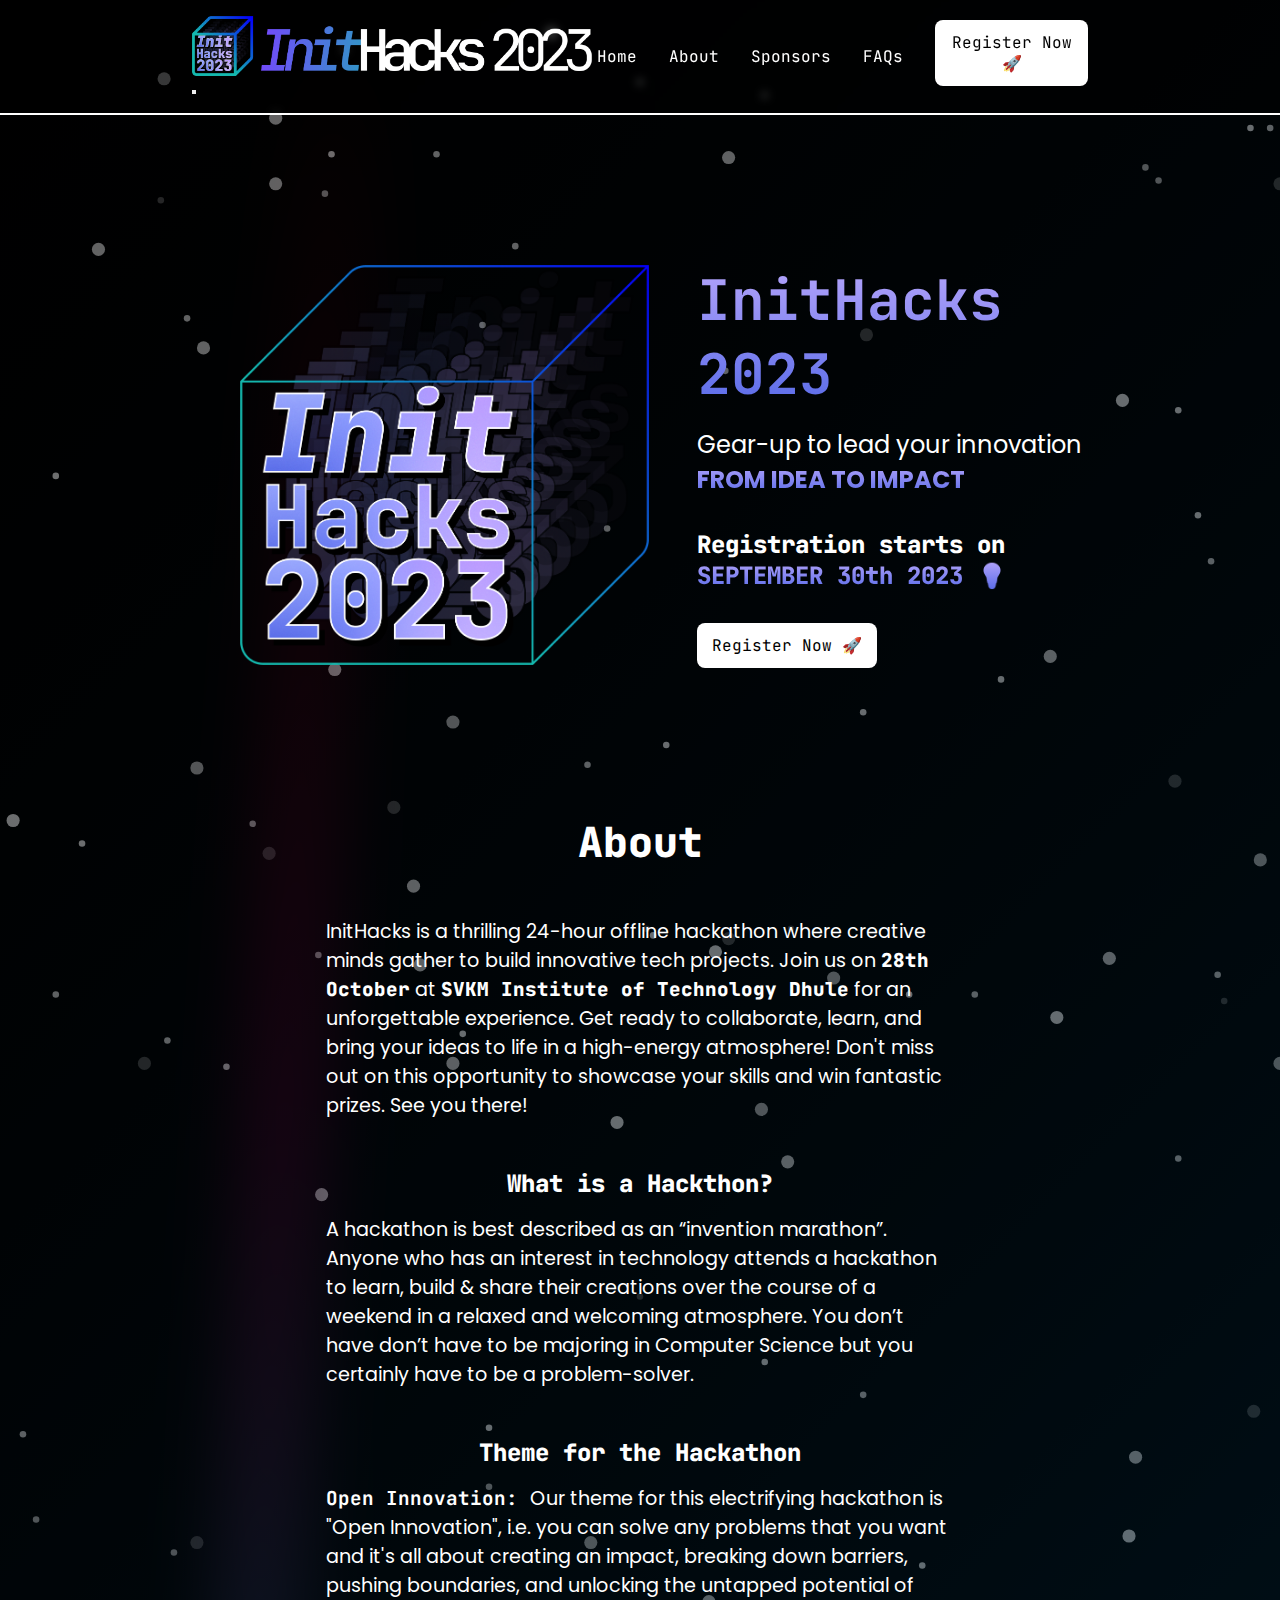
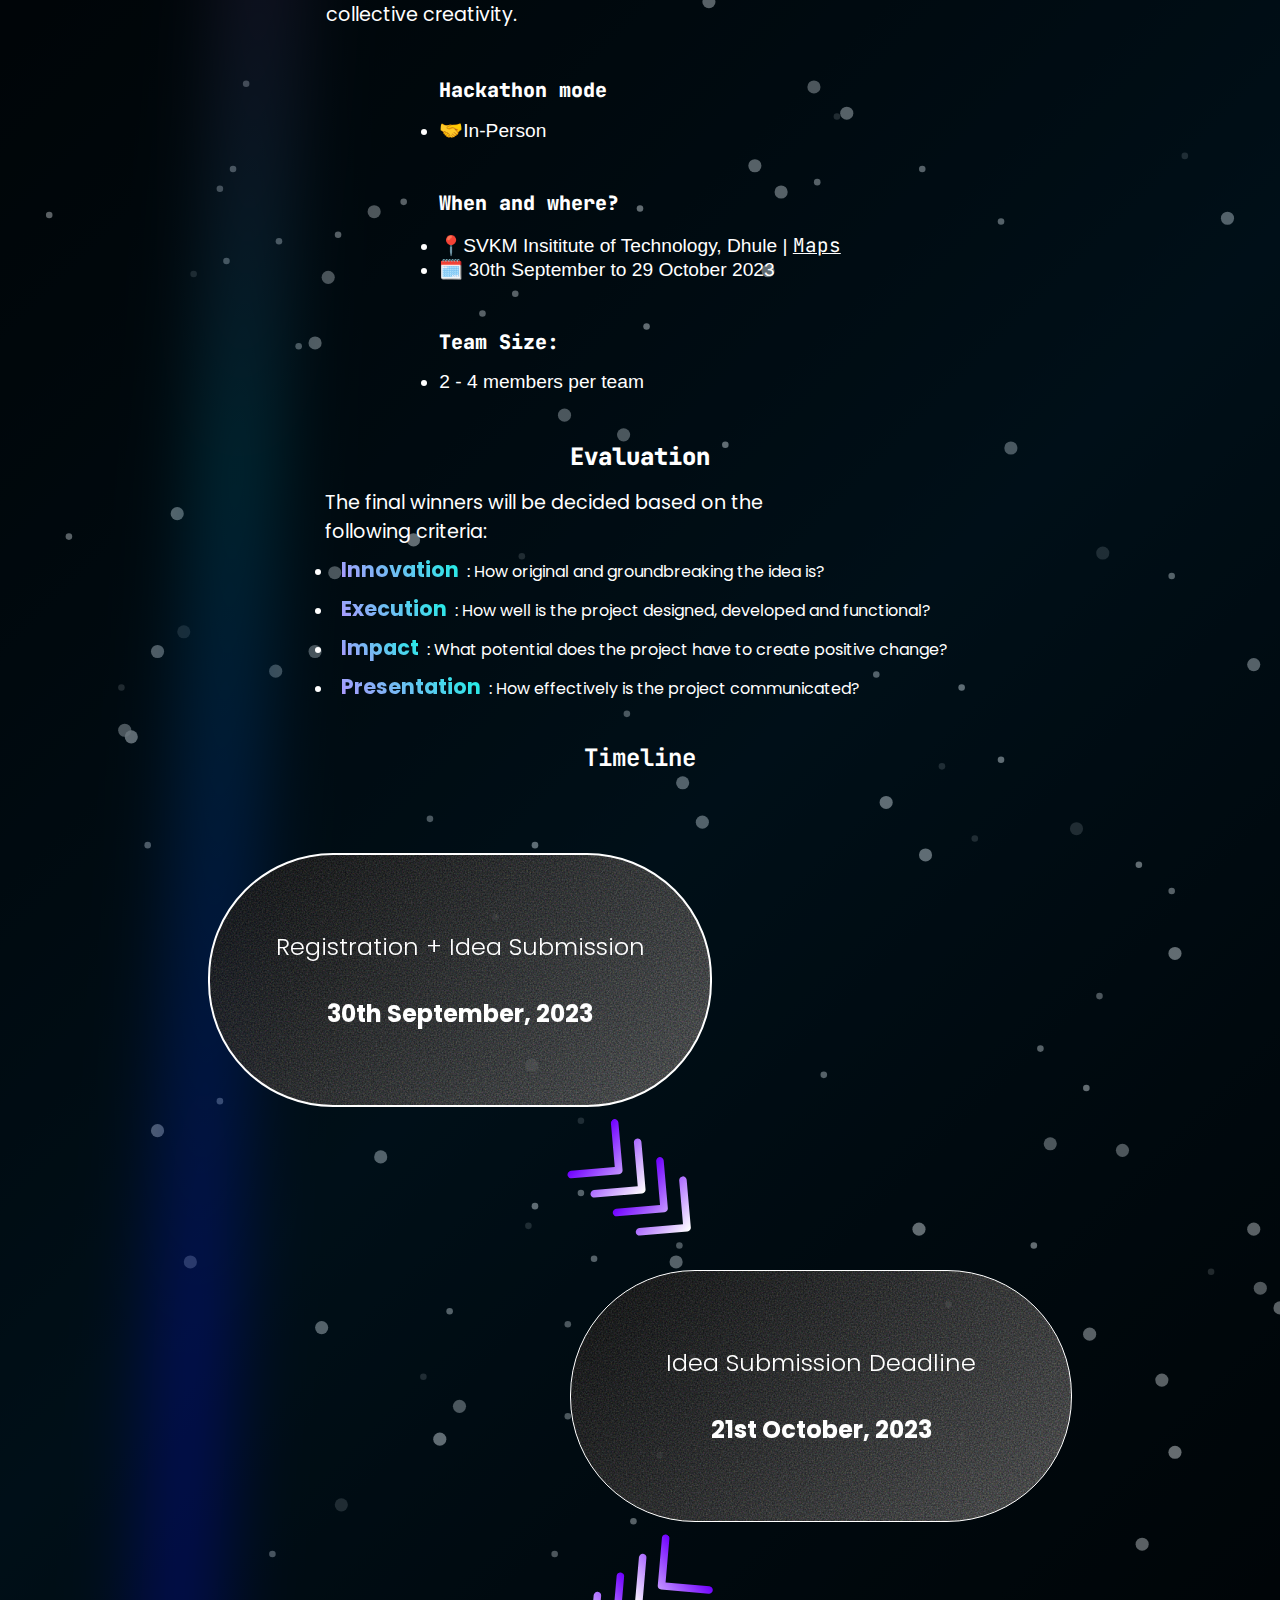
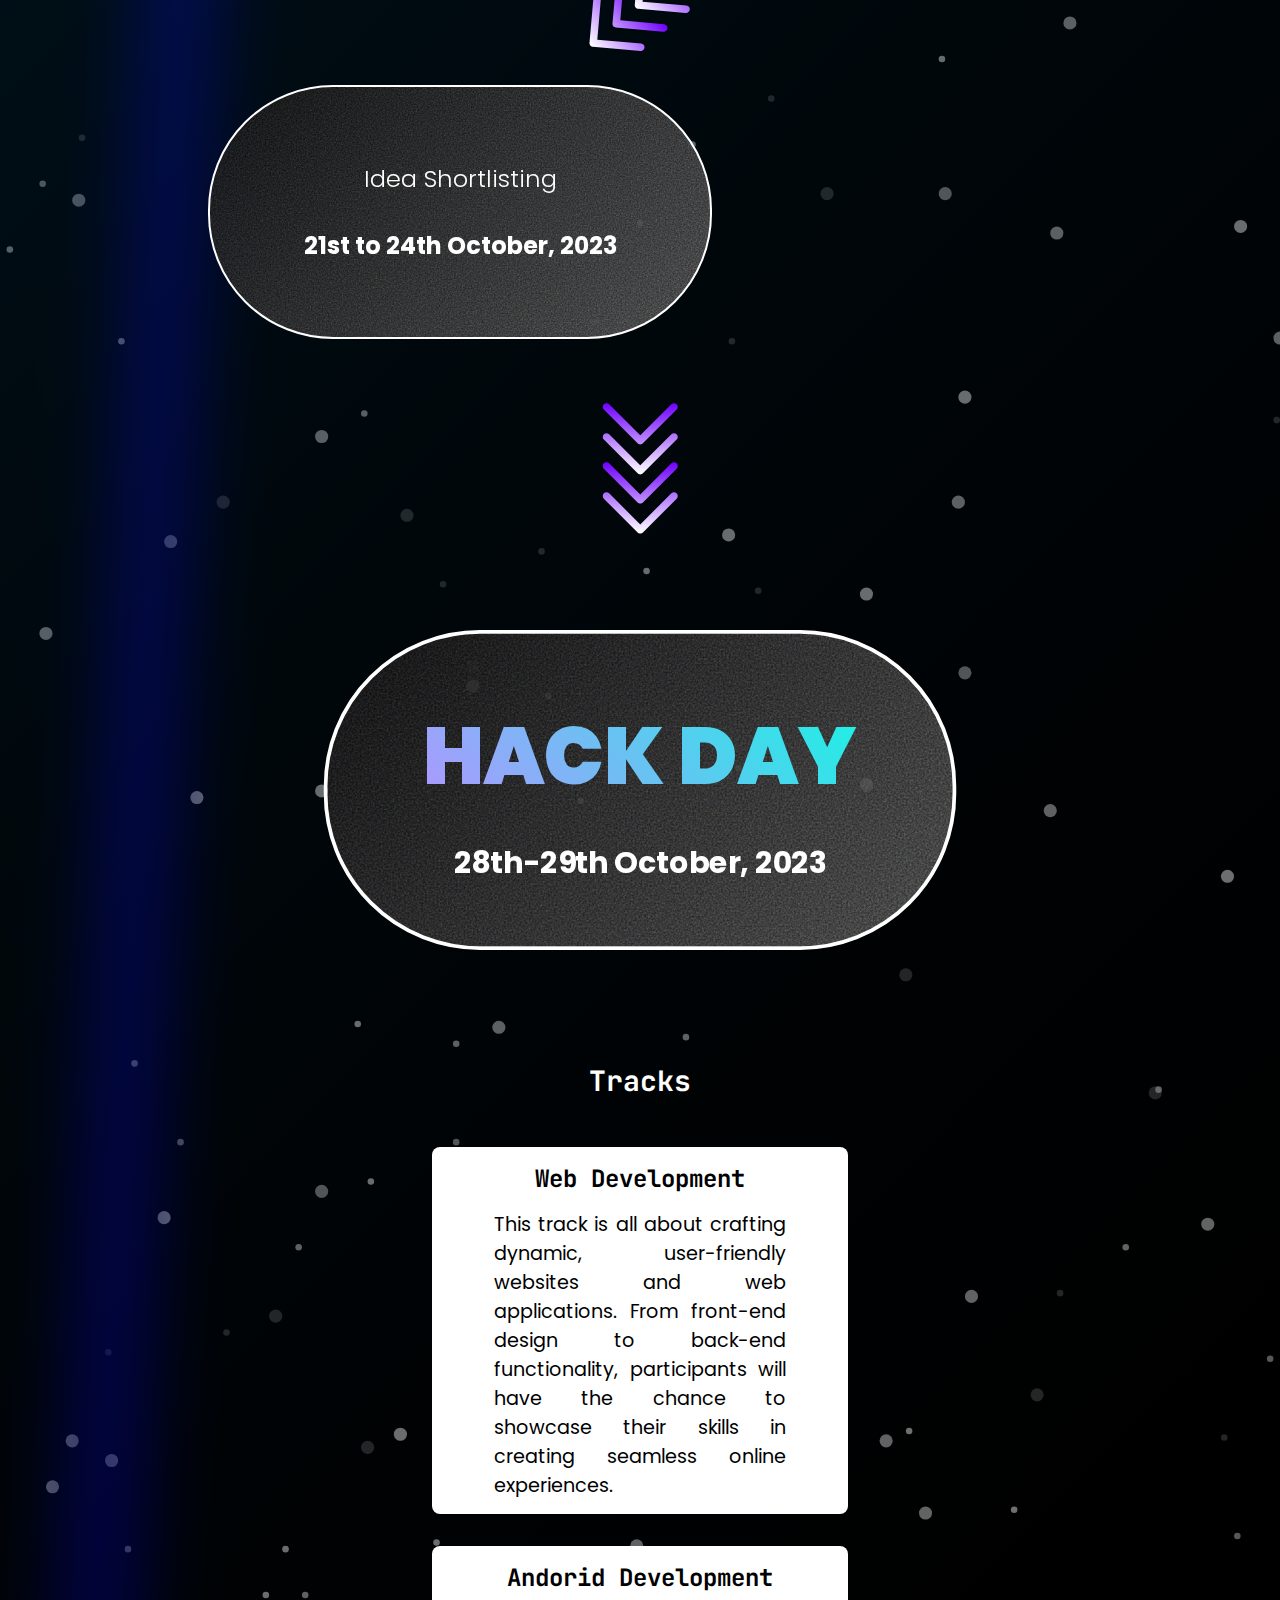
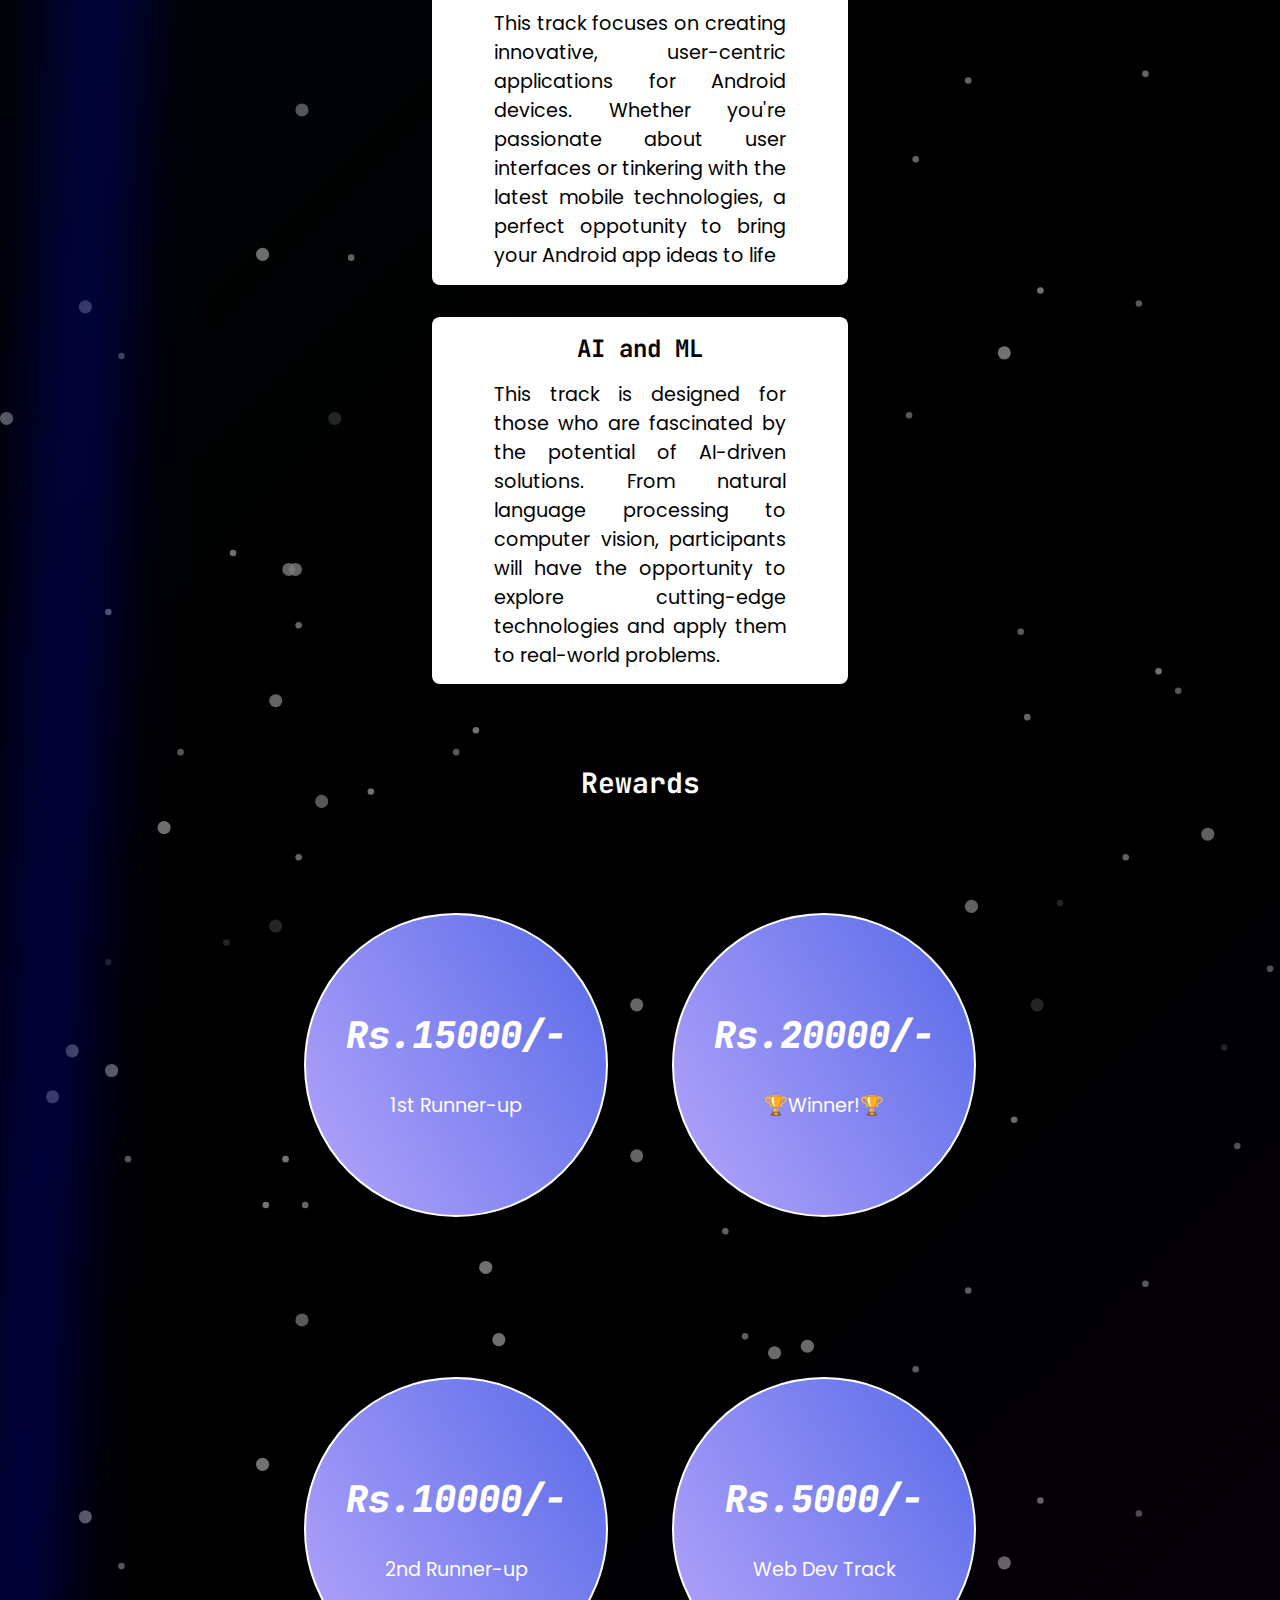
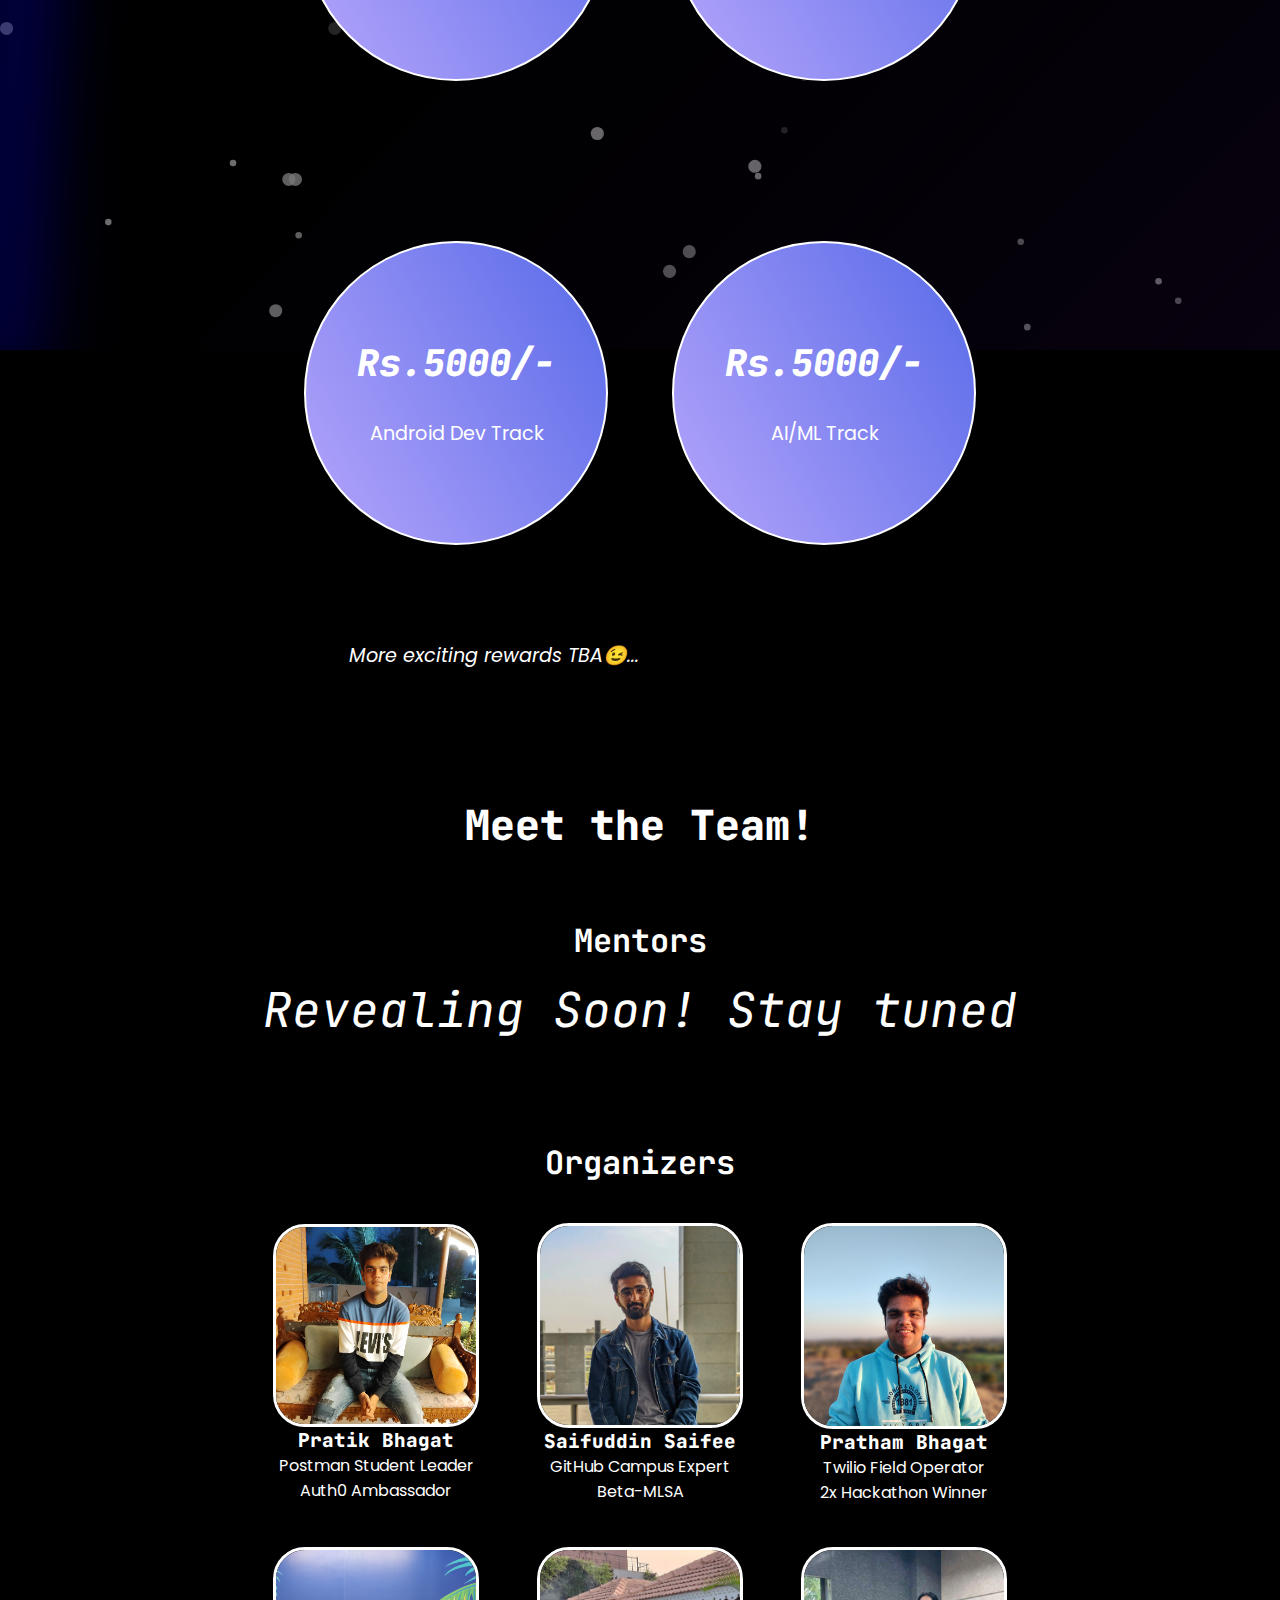
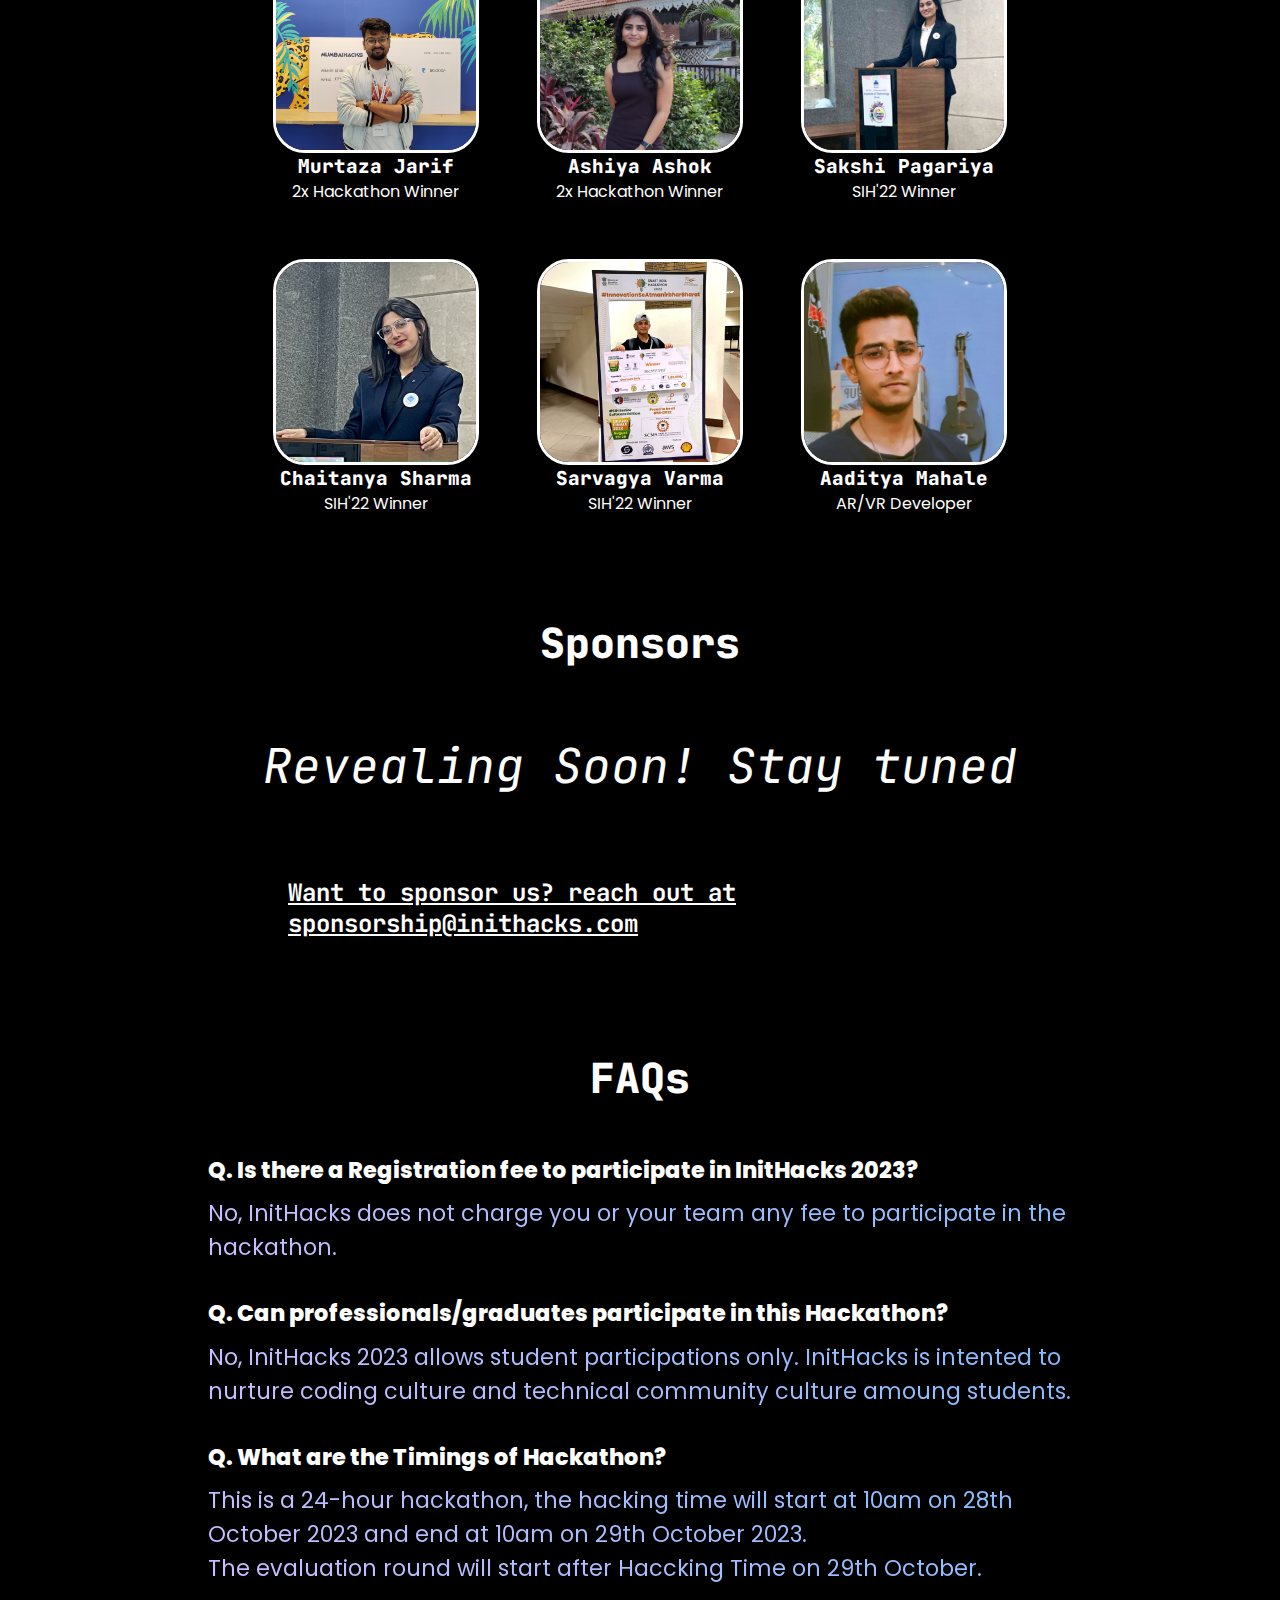
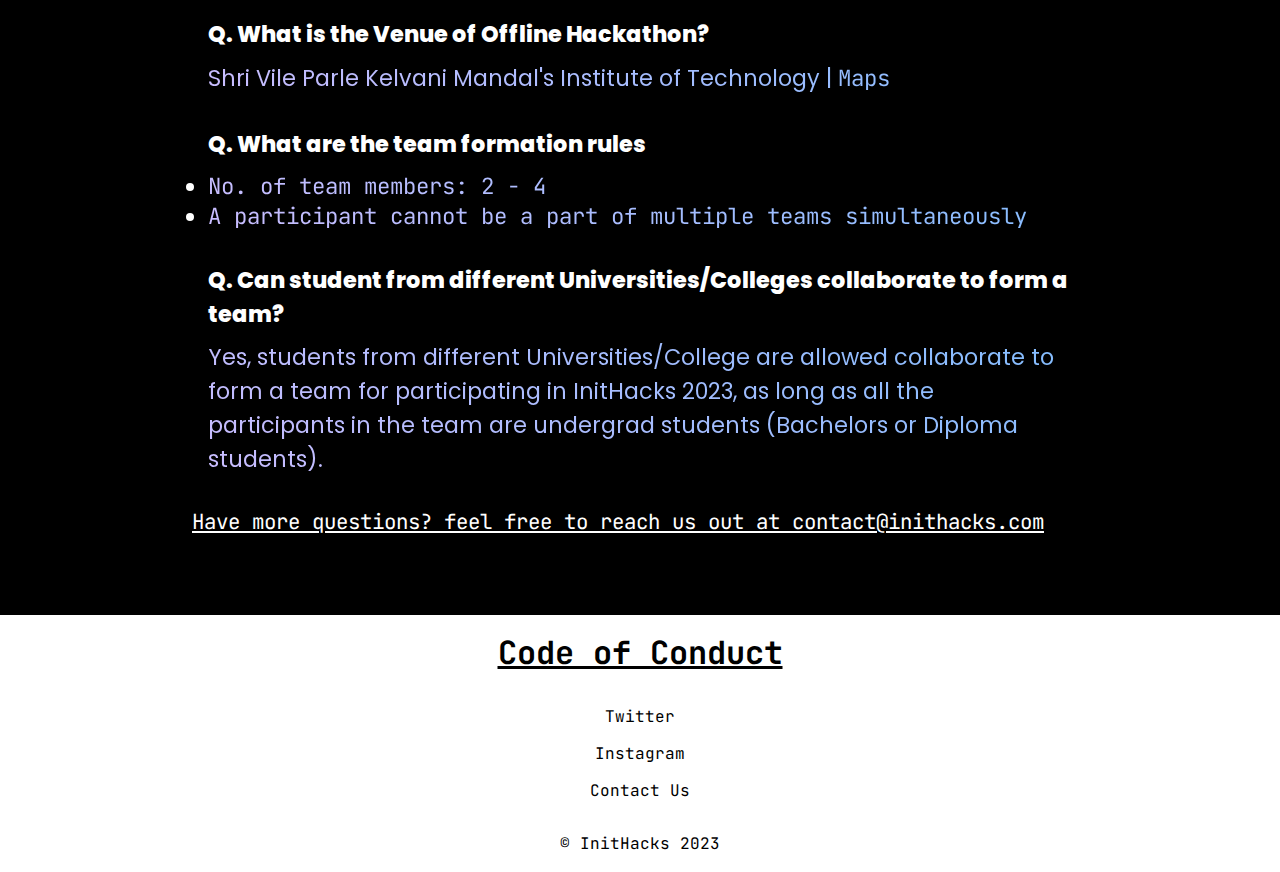
<file: index.html>
<!DOCTYPE html>
<html lang="en">
    <head>
        <meta charset="UTF-8" />
        <meta name="viewport" content="width=device-width, initial-scale=1.0" />
        <title>Prod | Init Hacks | 2023</title>
        <link rel="stylesheet" href="styles.css" />
        <link rel="icon" href="images/favicon.ico" type="image/x-icon" />
    </head>
    <body>
        <div class="page">
            <div class="nav-section">
                <div class="navbar">
                    <!-- Flex container for logo and hamburger -->
                    <div class="navbar-header">
                        <a class="logo" href="#home">
                            <img src="images/Navlogo.png" alt="" srcset=""/>
                        </a>
                        <!-- Hamburger Button -->
                        <button class="hamburger" aria-label="Menu">
                            <span></span>
                            <span></span>
                            <span></span>
                        </button>
                    </div>
            
                    <!-- Navigation List with added 'nav-hidden' class -->
                    <ul class="navlist nav-hidden">
                        <li><a href="#home">Home</a></li>
                        <li><a href="#about">About</a></li>
                        <li><a href="#sponsors">Sponsors</a></li>
                        <li><a href="#faqs">FAQs</a></li>
                        <a href="https://tally.so/r/mBpay5" target="_blank">
                            <button class="jw-btn">
                                Register Now 🚀
                            </button>
                        </a>
                    </ul>
                </div>
            </div>
            
            

            <div class="main">
                <div id="home">
                    <img
                        src="images/Logo_only_Large_dark.png"
                        alt=""
                        srcset=""
                    />
                    <div class="home-info">
                        <h1>InitHacks 2023</h1>
                        <h4
                            style="
                                font-weight: 400;
                                font-family: 'Poppins', sans-serif;
                            "
                        >
                            Gear-up to lead your innovation <br /><span
                                style="
                                    font-weight: 700;
                                    font-family: 'Poppins', sans-serif;
                                "
                                >FROM IDEA TO IMPACT</span
                            >
                        </h4>
                        <h4 style="font-weight: 900">
                            Registration starts on <br /><span
                                >SEPTEMBER 30th 2023 💡</span
                            >
                        </h4>
                        <a href="https://tally.so/r/mBpay5" target="_blank"><button
                            class="jw-btn"
                        >
                            Register Now 🚀
                        </button></a>
                    </div>
                </div>

                <div id="about">
                    <h1>About</h1>
                    <p class="mainp">
                        InitHacks is a thrilling 24-hour offline hackathon where
                        creative minds gather to build innovative tech projects.
                        Join us on
                        <strong style="font-weight: 900">28th October</strong>
                        at
                        <strong style="font-weight: 900"
                            >SVKM Institute of Technology Dhule</strong
                        >
                        for an unforgettable experience. Get ready to
                        collaborate, learn, and bring your ideas to life in a
                        high-energy atmosphere! Don't miss out on this
                        opportunity to showcase your skills and win fantastic
                        prizes. See you there!
                    </p>

                    <h2 class="abth2">What is a Hackthon?</h2>
                    <p class="mainp">
                        A hackathon is best described as an “invention
                        marathon”. Anyone who has an interest in technology
                        attends a hackathon to learn, build & share their
                        creations over the course of a weekend in a relaxed and
                        welcoming atmosphere. You don’t have don’t have to be
                        majoring in Computer Science but you certainly have to
                        be a problem-solver.
                    </p>

                    <h2 class="abth2">Theme for the Hackathon</h2>
                    <p class="mainp"> <strong>Open Innovation: </strong>
                        Our theme for this electrifying hackathon is
                        "Open Innovation", i.e. you can solve any problems that you want and it's all about
                        creating an impact, breaking down barriers, pushing
                        boundaries, and unlocking the untapped potential of
                        collective creativity.
                    </p>
                    <div class="info-div">
                        <div class="info">
                            <h3 class="abth3">Hackathon mode</h3>
                            <ul>
                                <li>🤝In-Person</li>
                            </ul>
                        </div>

                        <div class="info">
                            <h3 class="abth3">When and where?</h3>
                            <ul>
                                <li>
                                    📍SVKM Insititute of Technology, Dhule |
                                    <a target="_blank" href="https://maps.app.goo.gl/ouAEeW14mNFn3g6u8">Maps</a>
                                </li>
                                <li>🗓️ 30th September to 29 October 2023</li>
                            </ul>
                        </div>

                        <div class="info">
                            <h3 class="abth3">Team Size:</h3>
                            <ul>
                                <li>2 - 4 members per team</li>
                            </ul>
                        </div>
                    </div>

                    <div class="evaluation">
                        <h2 class="abth2">Evaluation</h2>
                        <p>
                            The final winners will be decided based on the
                            following criteria:
                        </p>
                        <ul>
                            <li>
                                <span>Innovation</span>: How original and
                                groundbreaking the idea is?
                            </li>
                            <li>
                                <span>Execution</span>: How well is the project
                                designed, developed and functional?
                            </li>
                            <li>
                                <span>Impact</span>: What potential does the
                                project have to create positive change?
                            </li>
                            <li>
                                <span>Presentation</span>: How effectively is
                                the project communicated?
                            </li>
                        </ul>
                    </div>

                    <div id="Timeline">
                        <h2>Timeline</h2>
                        <div class="timeline-cards">
                            <div class="tldiv">
                                <div class="grainy-grad tlcard tlcard1">
                                    <h2 style="font-weight: 300">
                                        Registration + Idea Submission
                                    </h2>
                                    <h2>30th September, 2023</h2>
                                </div>
                                <img
                                    class="chev1"
                                    src="images/cherveronquaddown.svg"
                                    alt="ChevronDownIcon"
                                />
                            </div>
                            <div class="tldiv">
                                <div class="grainy-grad tlcard tlcard2">
                                    <h2 style="font-weight: 300">
                                        Idea Submission Deadline
                                    </h2>
                                    <h2>21st October, 2023</h2>
                                </div>
                                <img
                                    class="chev2"
                                    src="images/cherveronquaddown.svg"
                                    alt="ChevronDownIcon"
                                />
                            </div>
                            <div class="tldiv">
                                <div class="grainy-grad tlcard tlcard3">
                                    <h2 style="font-weight: 300">
                                        Idea Shortlisting
                                    </h2>
                                    <h2>21st to 24th October, 2023</h2>
                                </div>
                                <img
                                    class="chev3"
                                    src="images/cherveronquaddown.svg"
                                    alt="ChevronDownIcon"
                                />
                            </div>
                            <div class="tldiv">
                                <div class="grainy-grad tlcard tlcard4">
                                    <h2 class="hackday">HACK DAY</h2>
                                    <h2>28th-29th October, 2023</h2>
                                </div>
                            </div>
                        </div>
                    </div>

                    <div id="Tracks">
                        <h3>Tracks</h3>
                        <div class="trackCards">
                            <div class="trackCard" id="track1">
                                <h4>Web Development</h4>
                                <p>This track is all about crafting dynamic, user-friendly websites and web applications. From front-end design to back-end functionality, participants will have the chance to showcase their skills in creating seamless online experiences.</p>
                            </div>
                            <div class="trackCard" id="track2">
                                <h4>Andorid Development</h4>
                                <p>This track focuses on creating innovative, user-centric applications for Android devices. Whether you're passionate about user interfaces or tinkering with the latest mobile technologies, a perfect oppotunity to bring your Android app ideas to life</p>
                            </div>
                            <div class="trackCard" id="track3">
                                <h4>AI and ML</h4>
                                <p>This track is designed for those who are fascinated by the potential of AI-driven solutions. From natural language processing to computer vision, participants will have the opportunity to explore cutting-edge technologies and apply them to real-world problems.</p>
                            </div>
                        </div>
                    </div>

                    <div id="Rewards">
                        <h3>Rewards</h3>
                        <!-- <p>Description here</p> -->
                        <div class="rewardCards">
                            <div class="rewardCard" id="reward1">
                                <h3>
                                    <em>Rs.15000/-</em>
                                </h3>
                                <p>1st Runner-up</p>
                            </div>
                            <div class="rewardCard" id="reward2">
                                <h3>
                                    <em>Rs.20000/-</em>
                                </h3>
                                <p>🏆Winner!🏆</p>
                            </div>
                            <div class="rewardCard" id="reward3">
                                <h3>
                                    <em>Rs.10000/-</em>
                                </h3>
                                <p>2nd Runner-up</p>
                            </div>
                            <div class="rewardCard" id="track1wb">
                                <h3>
                                    <em>Rs.5000/-</em>
                                </h3>
                                <p>Web Dev Track</p>
                            </div>
                            <div class="rewardCard" id="track2ad">
                                <h3>
                                    <em>Rs.5000/-</em>
                                </h3>
                                <p>Android Dev Track</p>
                            </div>
                            <div class="rewardCard" id="track3ai">
                                <h3>
                                    <em>Rs.5000/-</em>
                                </h3>
                                <p>AI/ML Track</p>
                            </div>
                        </div>
                        <p class="revealingsoon">
                            More exciting rewards TBA😉...
                        </p>
                    </div>
                </div>

                <div id="team">
                    <h1>Meet the Team!</h1>

                    <div class="mentors">
                        <h3>Mentors</h3>
                        <div class="mentors-list">
                            <p class="revealingsoon">
                                Revealing Soon! Stay tuned
                            </p>
                            <!-- <div class="mentor">
                                <img class="team-img" src="" alt="" />
                                <h4>Name</h4>
                                <p>desecription</p>
                            </div>
                            <div class="mentor">
                                <img class="team-img" src="" alt="" />
                                <h4>Name</h4>
                                <p>desecription</p>
                            </div>
                            <div class="mentor">
                                <img class="team-img" src="" alt="" />
                                <h4>Name</h4>
                                <p>desecription</p>
                            </div>
                            <div class="mentor">
                                <img class="team-img" src="" alt="" />
                                <h4>Name</h4>
                                <p>desecription</p>
                            </div> -->
                        </div>
                    </div>

                    <div class="organizers">
                        <h3>Organizers</h3>
                        <div class="org-list">
                            <div class="organizer">
                                <img class="team-img" src="images/folks/PratikBhagatImage.png" alt="" />
                                <h4>Pratik Bhagat</h4>
                                <p>Postman Student Leader <br>Auth0 Ambassador</p>
                            </div>
                            <div class="organizer">
                                <img class="team-img" src="images/folks/SaifuddinSaifeeImage.jpg" alt="" />
                                <h4>Saifuddin Saifee</h4>
                                <p>GitHub Campus Expert <br> Beta-MLSA</p>
                            </div>
                            <div class="organizer">
                                <img class="team-img" src="images/folks/PrathamImage.jpg" alt="" />
                                <h4>Pratham Bhagat</h4>
                                <p>Twilio Field Operator <br> 2x Hackathon Winner</p>
                            </div>
                            <div class="organizer">
                                <img class="team-img" src="images/folks/MurtazaJarifImage.jpg" alt="" />
                                <h4>Murtaza Jarif</h4>
                                <p>2x Hackathon Winner</p>
                            </div>
                            <div class="organizer">
                                <img class="team-img" src="images/folks/AshsiyaAshokImage.jpg" alt="" />
                                <h4>Ashiya Ashok</h4>
                                <p>2x Hackathon Winner</p>
                            </div>
                            <div class="organizer">
                                <img class="team-img" src="images/folks/SakshiPagariyaImage.jpeg" alt="" />
                                <h4>Sakshi Pagariya</h4>
                                <p>SIH'22 Winner</p>
                            </div>
                            <div class="organizer">
                                <img class="team-img" src="images/folks/ChaitanyaSharmaImage.png" alt="" />
                                <h4>Chaitanya Sharma</h4>
                                <p>SIH'22 Winner</p>
                            </div>
                            <div class="organizer">
                                <img class="team-img" src="images/folks/SarvagyaVarmaImage.jpeg" alt="" />
                                <h4>Sarvagya Varma</h4>
                                <p>SIH'22 Winner</p>
                            </div>
                            <div class="organizer">
                                <img class="team-img" src="images/folks/AadityaMahaleImage.jpg" alt="" />
                                <h4>Aaditya Mahale</h4>
                                <p>AR/VR Developer</p>
                            </div>
                        </div>
                    </div>
                </div>

                <div id="sponsors">
                    <h1>Sponsors</h1>

                    <div class="sponsors-list">
                        <p class="revealingsoon">Revealing Soon! Stay tuned</p>
                        <!-- <img class="spnsr-img" src="" alt="" />
                        <img class="spnsr-img" src="" alt="" />
                        <img class="spnsr-img" src="" alt="" />
                        <img class="spnsr-img" src="" alt="" />
                        <img class="spnsr-img" src="" alt="" />
                        <img class="spnsr-img" src="" alt="" /> -->
                    </div>

                    <h2>
                        <a target="”_blank”" href="mailto:sponsorship@inithacks.com"
                            >Want to sponsor us? reach out at
                            sponsorship@inithacks.com</a
                        >
                    </h2>
                </div>

                <div id="faqs">
                    <h1>FAQs</h1>
                    <div class="faq-box">
                        <div class="qna qna1">
                            <p class="question">
                                Q. Is there a Registration fee to participate in
                                InitHacks 2023?
                            </p>
                            <p class="answer">
                                No, InitHacks does not charge you or your
                                team any fee to participate in the hackathon.
                            </p>
                        </div>
                        <div class="qna qna2">
                            <p class="question">
                                Q. Can professionals/graduates participate in
                                this Hackathon?
                            </p>
                            <p class="answer">
                                No, InitHacks 2023 allows student participations
                                only. InitHacks is intented to nurture coding
                                culture and technical community culture amoung
                                students.
                            </p>
                        </div>
                        <div class="qna qna3">
                            <p class="question">
                                Q. What are the Timings of Hackathon?
                            </p>
                            <p class="answer">
                                This is a 24-hour hackathon, the hacking time
                                will start at 10am on 28th October 2023 and end
                                at 10am on 29th October 2023. <br />The
                                evaluation round will start after Haccking Time
                                on 29th October.
                            </p>
                        </div>

                        <div class="qna qna5">
                            <p class="question">
                                Q. What is the Venue of Offline Hackathon?
                            </p>
                            <p class="answer">
                                Shri Vile Parle Kelvani Mandal's Institute of
                                Technology |
                                <a target="_blank"
                                    href="https://maps.app.goo.gl/ouAEeW14mNFn3g6u8">Maps</a>
                                
                            </p>
                        </div>
                        <div class="qna qna6">
                            <p class="question">
                                Q. What are the team formation rules
                            </p>

                            <ul class="answer">
                                <li>No. of team members: 2 - 4</li>
                                <li>
                                    A participant cannot be a part of multiple
                                    teams simultaneously
                                </li>
                            </ul>
                        </div>
                        <div class="qna qna7">
                            <p class="question">
                                Q. Can student from different
                                Universities/Colleges collaborate to form a
                                team?
                            </p>
                            <p class="answer">
                                Yes, students from different
                                Universities/College are allowed collaborate to
                                form a team for participating in InitHacks 2023,
                                as long as all the participants in the team are
                                undergrad students (Bachelors or Diploma
                                students).
                            </p>
                        </div>
                        <p style="font-size: 1.3rem">
                            <a href="mailto:contact@inithacks.com"
                                >Have more questions? feel free to reach us out
                                at contact@inithacks.com</a
                            >
                        </p>
                    </div>
                </div>
            </div>

            <div class="foot">
                <div class="footer">
                    <h3>
                        <a
                            target="”_blank”"
                            href="https://drive.google.com/file/d/1Vx-sIh06tPyKdIWdqN3WybdHhX4t26Qu/view?usp=sharing"
                            >Code of Conduct</a
                        >
                    </h3>
                    <div class="socials">
                        <div class="social">
                            <a
                                target="”_blank”"
                                href="https://twitter.com/inithacks_2023"
                                ><p>Twitter</p></a
                            >
                        </div>
                        <div class="social">
                            <a
                                target="”_blank”"
                                href="https://www.instagram.com/inithacks_2023"
                                ><p>Instagram</p></a
                            >
                        </div>
                        <div class="social">
                            <a
                                target="”_blank”"
                                href="mailto:contact@inithacks.com"
                                ><p>Contact Us</p></a
                            >
                        </div>
                    </div>
                    <p class="copyright">&#169 InitHacks 2023</p>
                </div>
            </div>
        </div>
        <div class="cursor-shadow"></div>
        <script src="script.js"></script>
    </body>
</html>
</file>
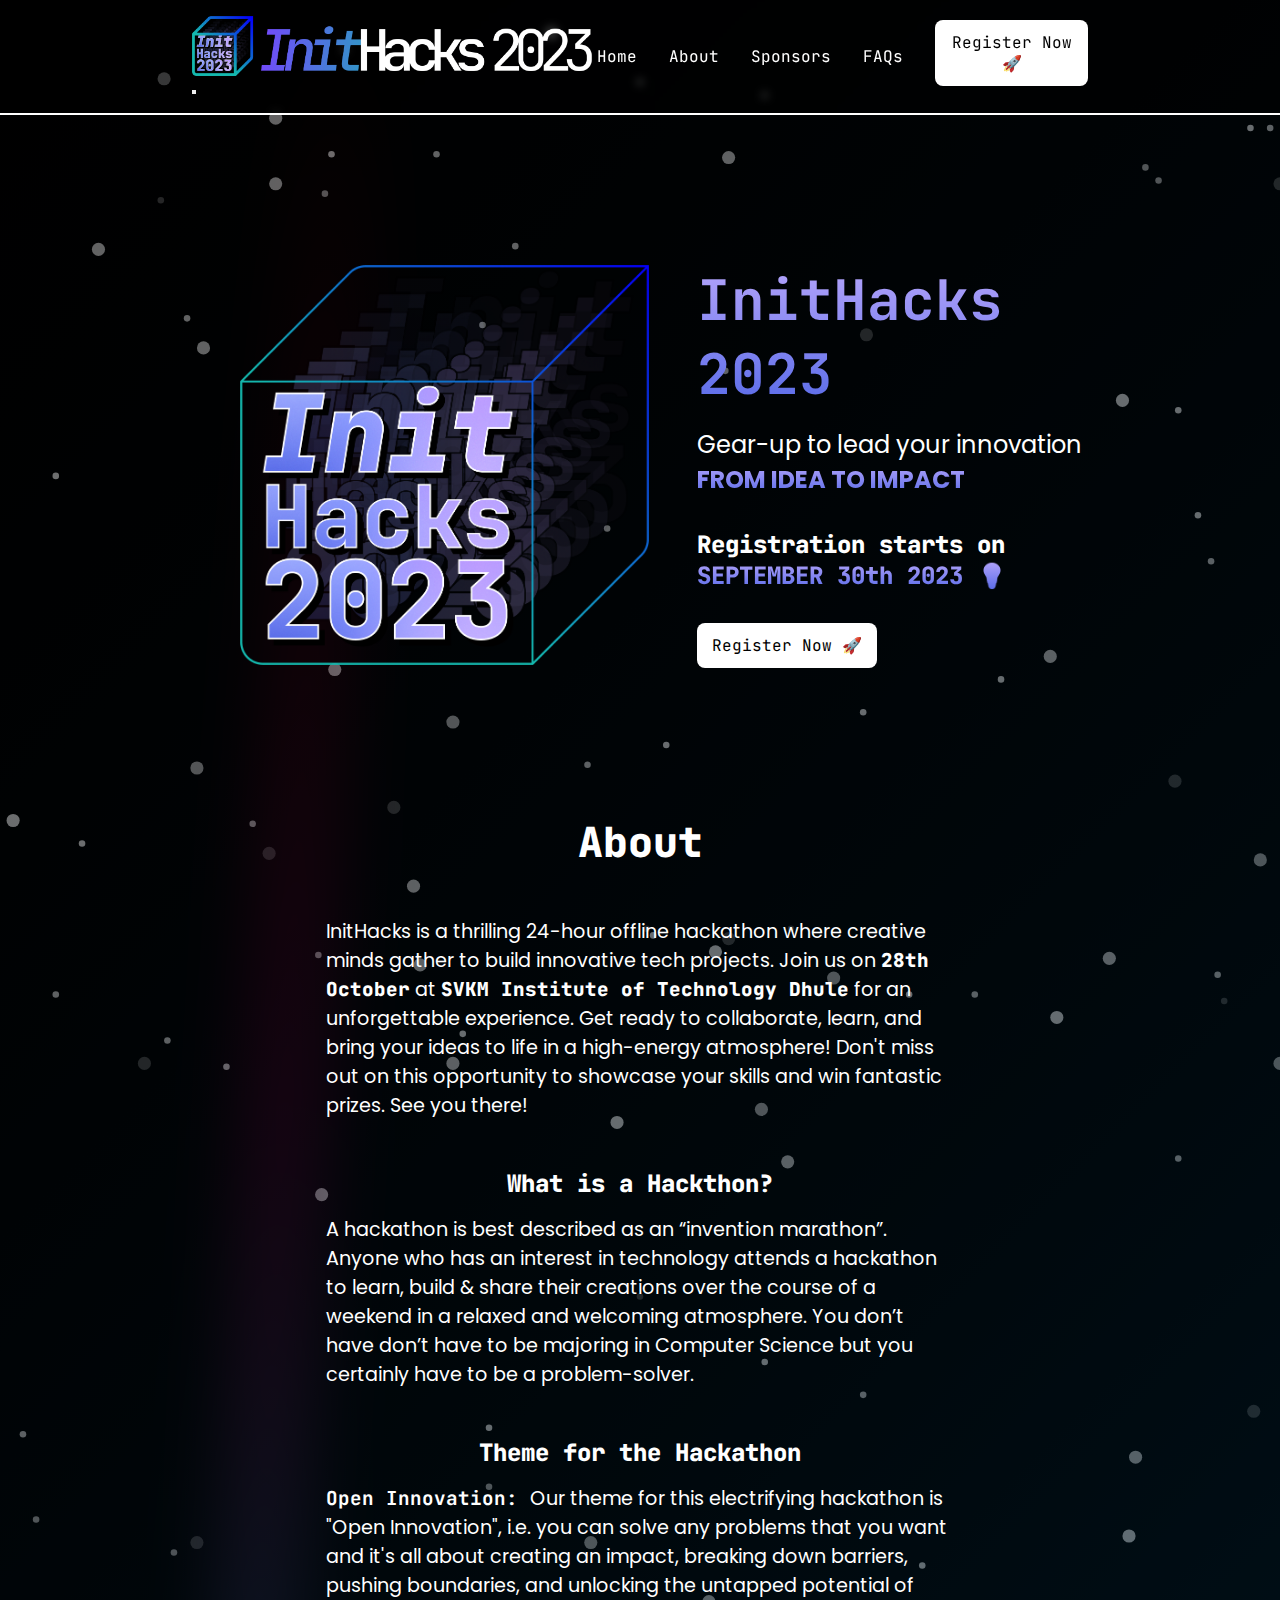
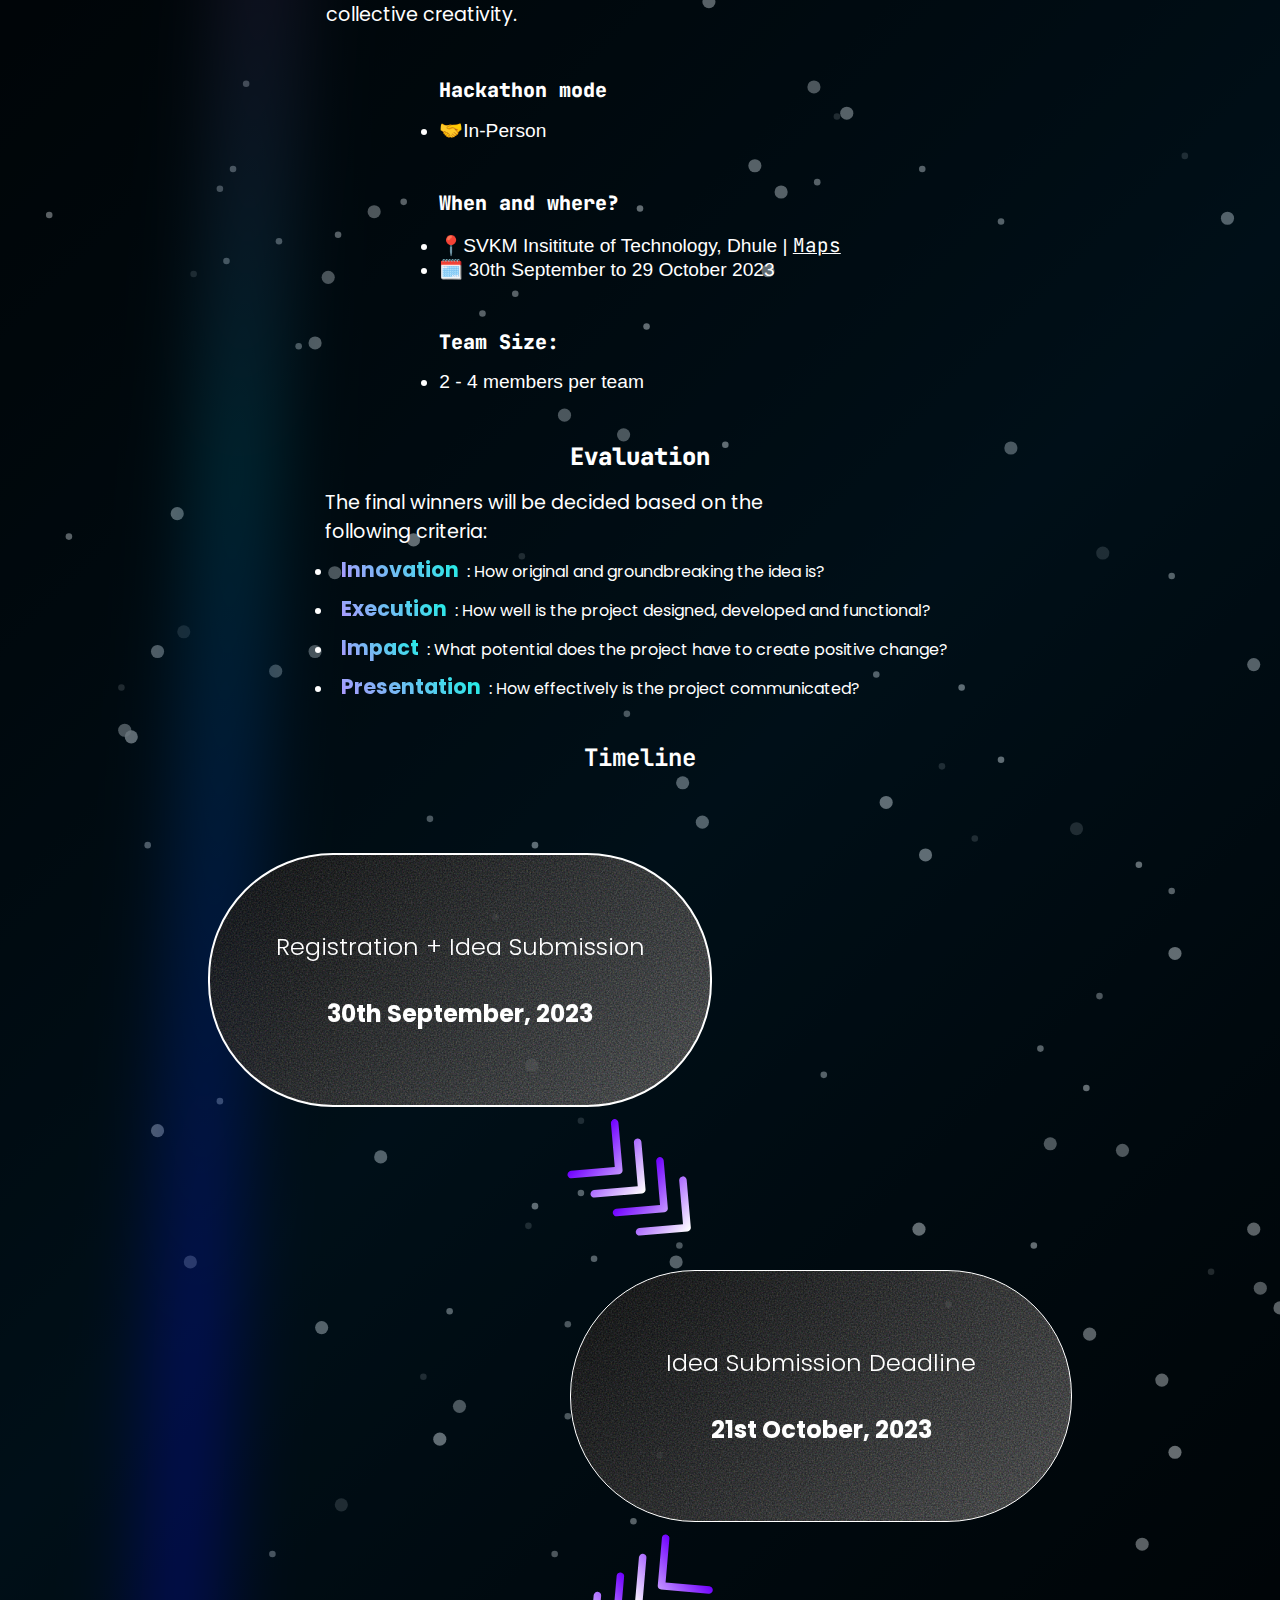
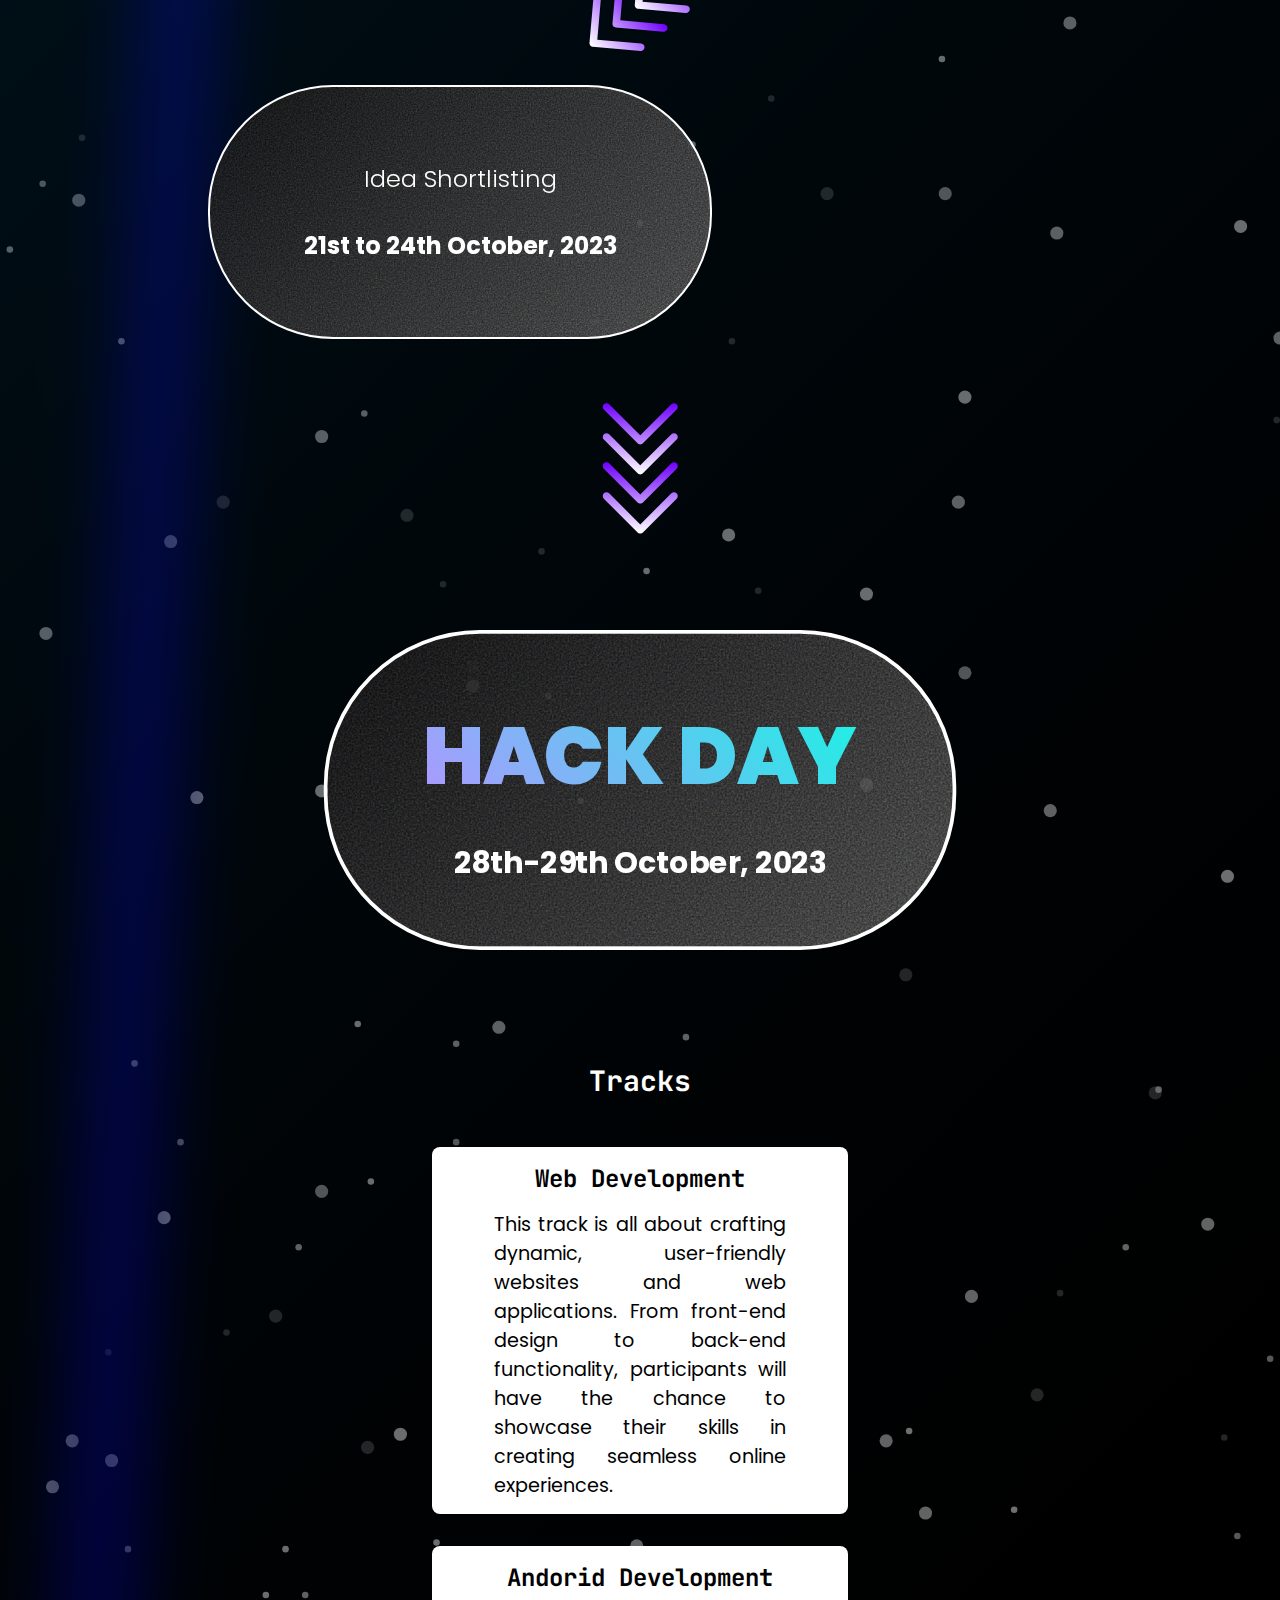
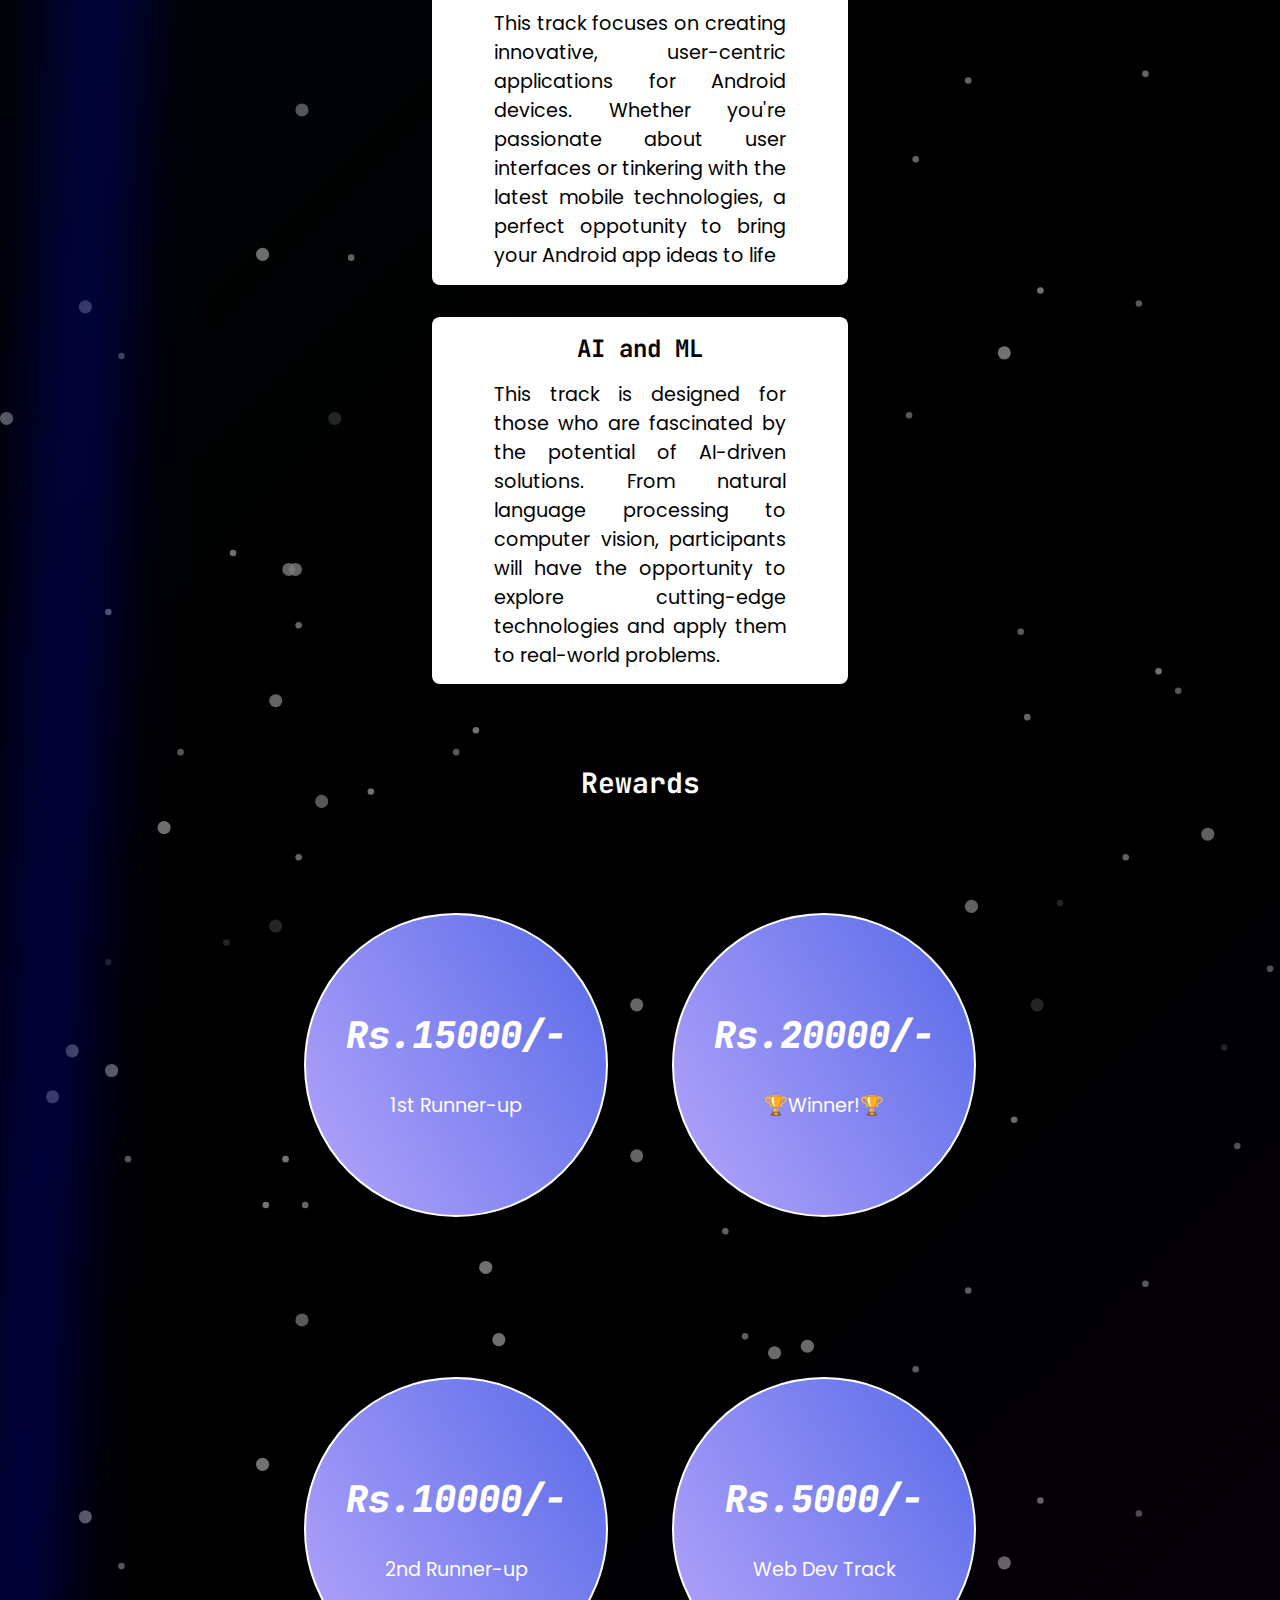
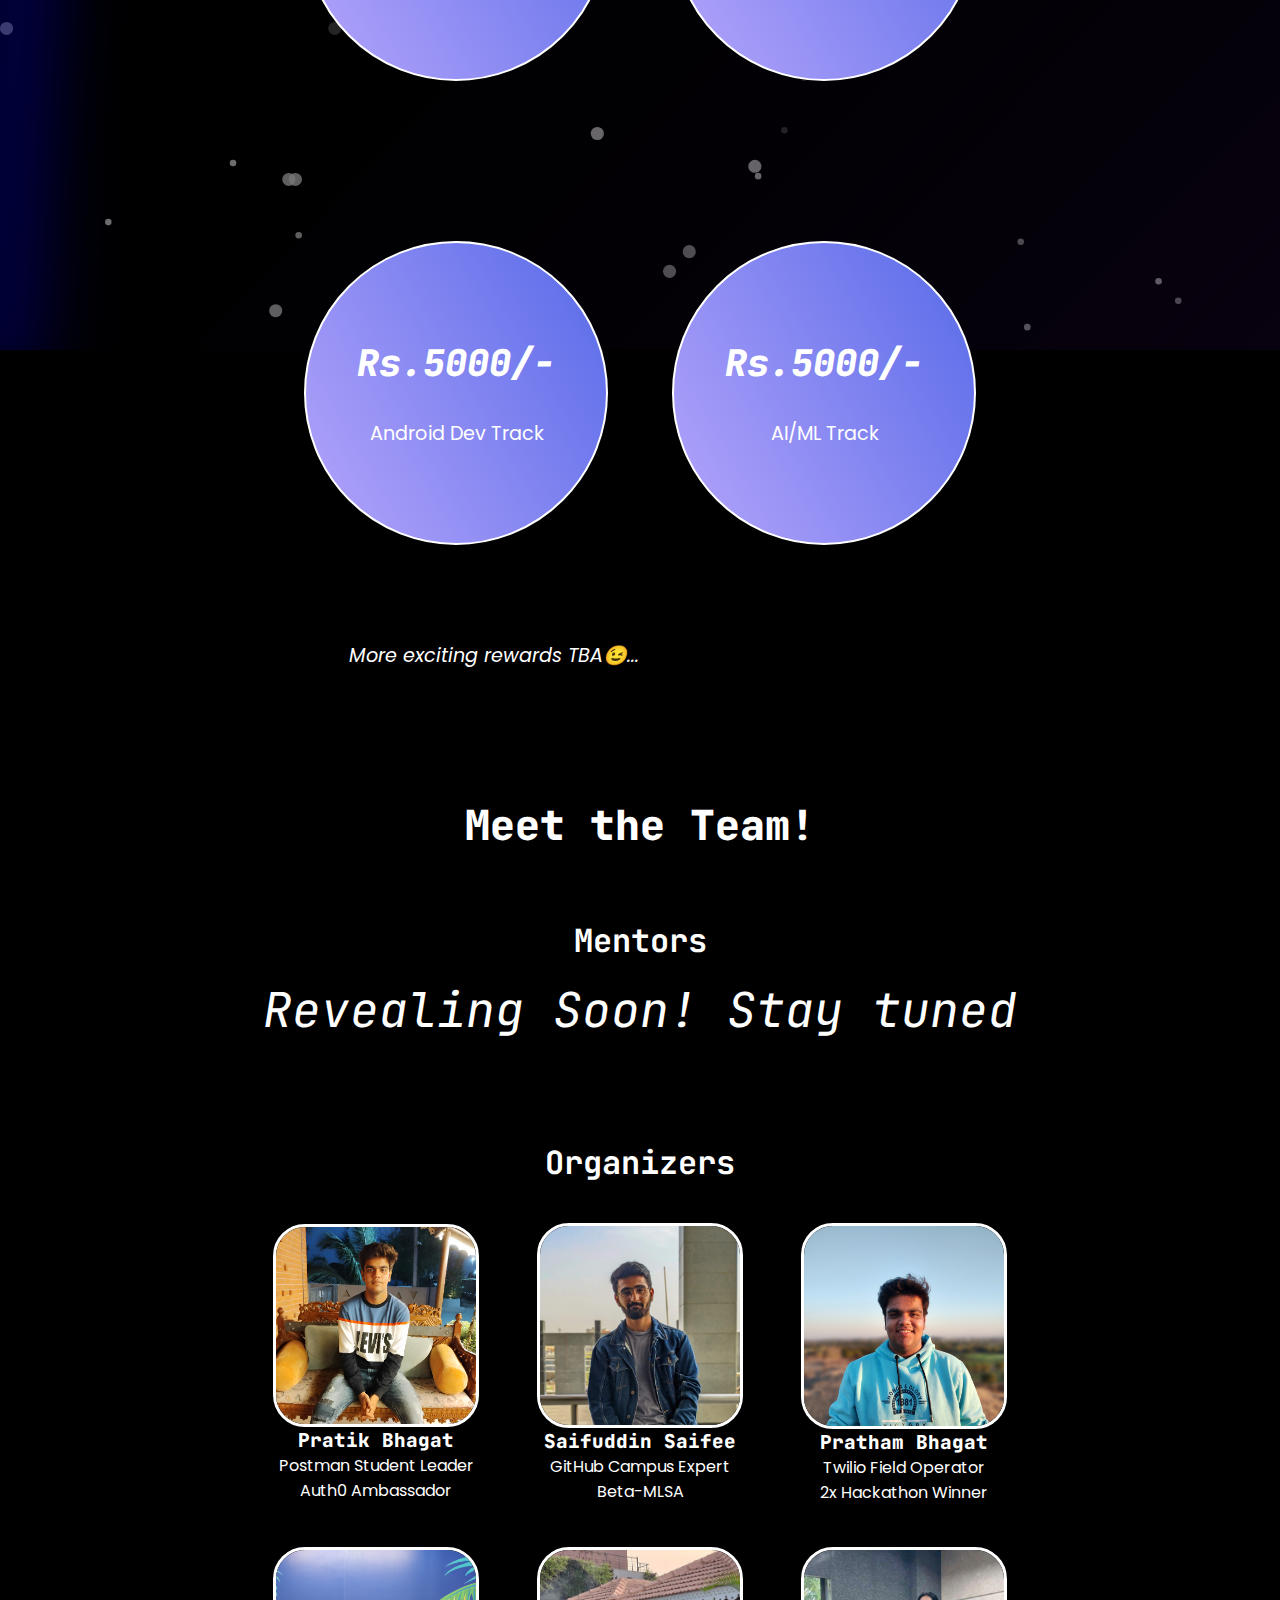
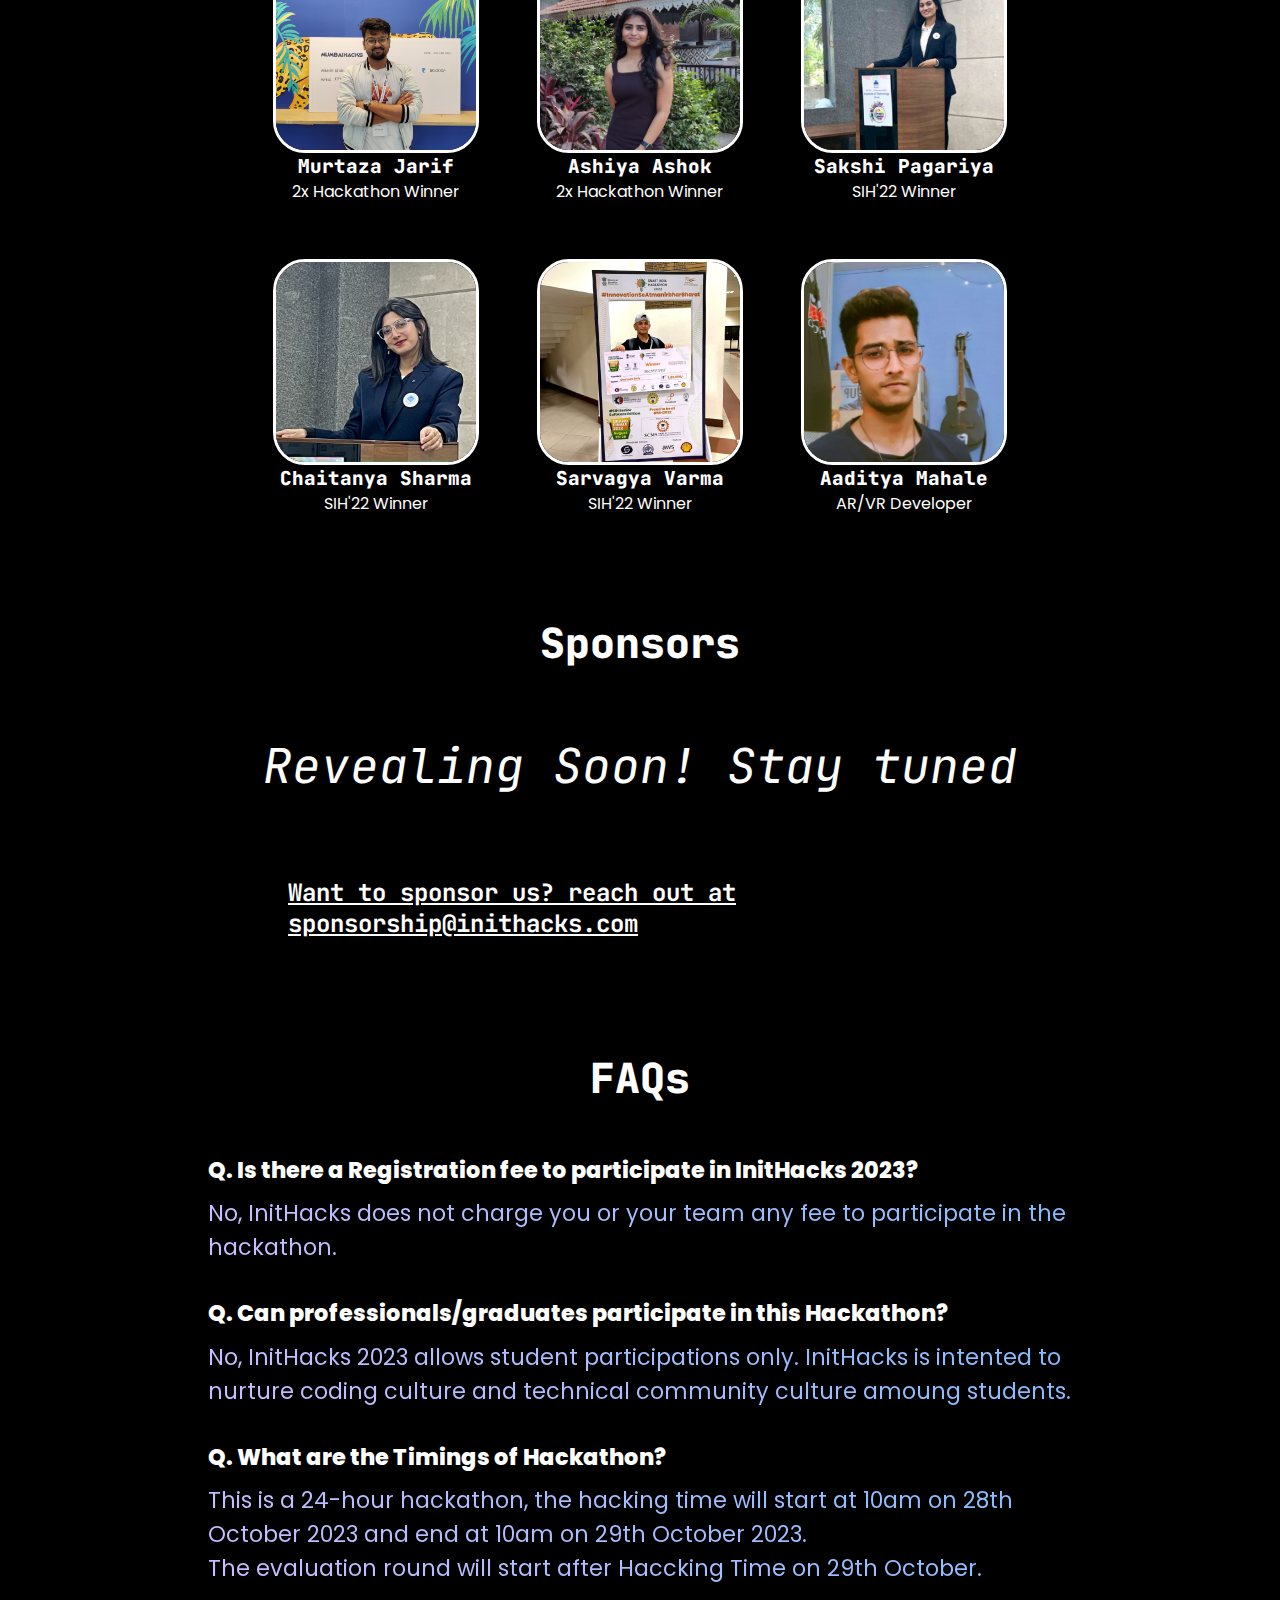
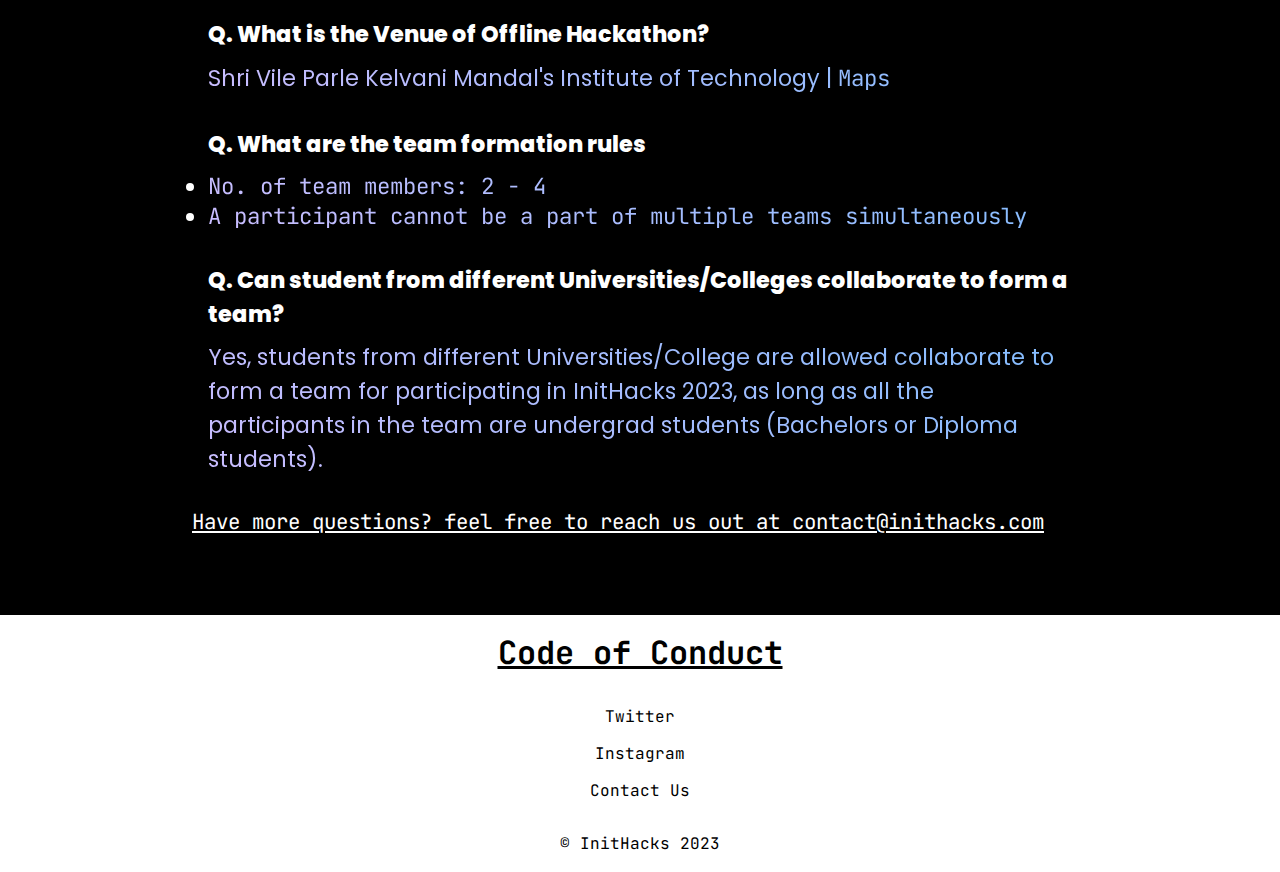
<file: index copy.html>
<!DOCTYPE html>
<html lang="en">
    <head>
        <meta charset="UTF-8" />
        <meta name="viewport" content="width=device-width, initial-scale=1.0" />
        <title>Prod | Init Hacks | 2023</title>
        <link rel="stylesheet" href="style2.css" />
        <link rel="icon" href="images/favicon.ico" type="image/x-icon" />
    </head>
    <body>
        <div class="page">
            <div class="nav-section">
                <div class="navbar">
                    <!-- Flex container for logo and hamburger -->
                    <div class="navbar-header">
                        <a class="logo" href="#home">
                            <img src="images/Navlogo.png" alt="" srcset=""/>
                        </a>
                        <!-- Hamburger Button -->
                        <button class="hamburger" aria-label="Menu">
                            <span></span>
                            <span></span>
                            <span></span>
                        </button>
                    </div>
            
                    <!-- Navigation List with added 'nav-hidden' class -->
                    <ul class="navlist nav-hidden">
                        <li><a href="#home">Home</a></li>
                        <li><a href="#about">About</a></li>
                        <li><a href="#sponsors">Sponsors</a></li>
                        <li><a href="#faqs">FAQs</a></li>
                        <a href="https://tally.so/r/mBpay5" target="_blank">
                            <button class="jw-btn">
                                Register Now 🚀
                            </button>
                        </a>
                    </ul>
                </div>
            </div>
            
            

            <div class="main">
                <div id="home">
                    <img
                        src="images/Logo_only_Large_dark.png"
                        alt=""
                        srcset=""
                    />
                    <div class="home-info">
                        <h1>InitHacks 2023</h1>
                        <h4
                            style="
                                font-weight: 400;
                                font-family: 'Poppins', sans-serif;
                            "
                        >
                            Gear-up to lead your innovation <br /><span
                                style="
                                    font-weight: 700;
                                    font-family: 'Poppins', sans-serif;
                                "
                                >FROM IDEA TO IMPACT</span
                            >
                        </h4>
                        <h4 style="font-weight: 900">
                            Registration starts on <br /><span
                                >SEPTEMBER 30th 2023 💡</span
                            >
                        </h4>
                        <a href="https://tally.so/r/mBpay5" target="_blank"><button
                            class="jw-btn"
                        >
                            Register Now 🚀
                        </button></a>
                    </div>
                </div>

                <div id="about">
                    <h1>About</h1>
                    <p>
                        InitHacks is a thrilling 24-hour offline hackathon where
                        creative minds gather to build innovative tech projects.
                        Join us on
                        <strong style="font-weight: 900">28th October</strong>
                        at
                        <strong style="font-weight: 900"
                            >SVKM Institute of Technology Dhule</strong
                        >
                        for an unforgettable experience. Get ready to
                        collaborate, learn, and bring your ideas to life in a
                        high-energy atmosphere! Don't miss out on this
                        opportunity to showcase your skills and win fantastic
                        prizes. See you there!
                    </p>

                    <h2 class="abth2">What is a Hackthon?</h2>
                    <p>
                        A hackathon is best described as an “invention
                        marathon”. Anyone who has an interest in technology
                        attends a hackathon to learn, build & share their
                        creations over the course of a weekend in a relaxed and
                        welcoming atmosphere. You don’t have don’t have to be
                        majoring in Computer Science but you certainly have to
                        be a problem-solver.
                    </p>

                    <h2 class="abth2">Theme for the Hackathon</h2>
                    <p> <strong>Open Innovation: </strong>
                        Our theme for this electrifying hackathon is
                        "Open Innovation", i.e. you can solve any problems that you want and it's all about
                        creating an impact, breaking down barriers, pushing
                        boundaries, and unlocking the untapped potential of
                        collective creativity.
                    </p>
                    <div class="info-div">
                        <div class="info">
                            <h3 class="abth3">Hackathon mode</h3>
                            <ul>
                                <li>🤝In-Person</li>
                            </ul>
                        </div>

                        <div class="info">
                            <h3 class="abth3">When and where?</h3>
                            <ul>
                                <li>
                                    📍SVKM Insititute of Technology, Dhule |
                                    <a target="_blank" href="https://maps.app.goo.gl/ouAEeW14mNFn3g6u8">Maps</a>
                                </li>
                                <li>🗓️ 30th September to 29 October 2023</li>
                            </ul>
                        </div>

                        <div class="info">
                            <h3 class="abth3">Team Size:</h3>
                            <ul>
                                <li>2 - 4 members per team</li>
                            </ul>
                        </div>
                    </div>

                    <div class="evaluation">
                        <h2 class="abth2">Evaluation</h2>
                        <p>
                            The final winners will be decided based on the
                            following criteria:
                        </p>
                        <ul>
                            <li>
                                <span>Innovation</span>: How original and
                                groundbreaking the idea is?
                            </li>
                            <li>
                                <span>Execution</span>: How well is the project
                                designed, developed and functional?
                            </li>
                            <li>
                                <span>Impact</span>: What potential does the
                                project have to create positive change?
                            </li>
                            <li>
                                <span>Presentation</span>: How effectively is
                                the project communicated?
                            </li>
                        </ul>
                    </div>

                    <div id="Timeline">
                        <h2>Timeline</h2>
                        <div class="timeline-cards">
                            <div class="tldiv">
                                <div class="grainy-grad tlcard tlcard1">
                                    <h2 style="font-weight: 300">
                                        Registration + Idea Submission
                                    </h2>
                                    <h2>30th September, 2023</h2>
                                </div>
                                <img
                                    class="chev1"
                                    src="images/cherveronquaddown.svg"
                                    alt="ChevronDownIcon"
                                />
                            </div>
                            <div class="tldiv">
                                <div class="grainy-grad tlcard tlcard2">
                                    <h2 style="font-weight: 300">
                                        Idea Submission Deadline
                                    </h2>
                                    <h2>21st October, 2023</h2>
                                </div>
                                <img
                                    class="chev2"
                                    src="images/cherveronquaddown.svg"
                                    alt="ChevronDownIcon"
                                />
                            </div>
                            <div class="tldiv">
                                <div class="grainy-grad tlcard tlcard3">
                                    <h2 style="font-weight: 300">
                                        Idea Shortlisting
                                    </h2>
                                    <h2>21st to 24th October, 2023</h2>
                                </div>
                                <img
                                    class="chev3"
                                    src="images/cherveronquaddown.svg"
                                    alt="ChevronDownIcon"
                                />
                            </div>
                            <div class="tldiv">
                                <div class="grainy-grad tlcard tlcard4">
                                    <h2 class="hackday">HACK DAY</h2>
                                    <h2>28th-29th October, 2023</h2>
                                </div>
                            </div>
                        </div>
                    </div>

                    <div id="Tracks">
                        <h3>Tracks</h3>
                        <div class="trackCards">
                            <div class="trackCard" id="track1">
                                <h4>Web Development</h4>
                                <p>This track is all about crafting dynamic, user-friendly websites and web applications. From front-end design to back-end functionality, participants will have the chance to showcase their skills in creating seamless online experiences.</p>
                            </div>
                            <div class="trackCard" id="track2">
                                <h4>Andorid Development</h4>
                                <p>This track focuses on creating innovative, user-centric applications for Android devices. Whether you're passionate about user interfaces or tinkering with the latest mobile technologies, a perfect oppotunity to bring your Android app ideas to life</p>
                            </div>
                            <div class="trackCard" id="track3">
                                <h4>AI and ML</h4>
                                <p>This track is designed for those who are fascinated by the potential of AI-driven solutions. From natural language processing to computer vision, participants will have the opportunity to explore cutting-edge technologies and apply them to real-world problems.</p>
                            </div>
                        </div>
                    </div>

                    <div id="Rewards">
                        <h3>Rewards</h3>
                        <!-- <p>Description here</p> -->
                        <div class="rewardCards">
                            <div class="rewardCard" id="reward1">
                                <h3>
                                    <em>Rs.15000/-</em>
                                </h3>
                                <p>1st Runner-up</p>
                            </div>
                            <div class="rewardCard" id="reward2">
                                <h3>
                                    <em>Rs.20000/-</em>
                                </h3>
                                <p>🏆Winner!🏆</p>
                            </div>
                            <div class="rewardCard" id="reward3">
                                <h3>
                                    <em>Rs.10000/-</em>
                                </h3>
                                <p>2nd Runner-up</p>
                            </div>
                            <div class="rewardCard" id="track1wb">
                                <h3>
                                    <em>Rs.5000/-</em>
                                </h3>
                                <p>Web Dev Track</p>
                            </div>
                            <div class="rewardCard" id="track2ad">
                                <h3>
                                    <em>Rs.5000/-</em>
                                </h3>
                                <p>Android Dev Track</p>
                            </div>
                            <div class="rewardCard" id="track3ai">
                                <h3>
                                    <em>Rs.5000/-</em>
                                </h3>
                                <p>AI/ML Track</p>
                            </div>
                        </div>
                        <p class="revealingsoon">
                            More exciting rewards TBA😉...
                        </p>
                    </div>
                </div>

                <div id="team">
                    <h1>Meet the Team!</h1>

                    <div class="mentors">
                        <h3>Mentors</h3>
                        <div class="mentors-list">
                            <p class="revealingsoon">
                                Revealing Soon! Stay tuned
                            </p>
                            <!-- <div class="mentor">
                                <img class="team-img" src="" alt="" />
                                <h4>Name</h4>
                                <p>desecription</p>
                            </div>
                            <div class="mentor">
                                <img class="team-img" src="" alt="" />
                                <h4>Name</h4>
                                <p>desecription</p>
                            </div>
                            <div class="mentor">
                                <img class="team-img" src="" alt="" />
                                <h4>Name</h4>
                                <p>desecription</p>
                            </div>
                            <div class="mentor">
                                <img class="team-img" src="" alt="" />
                                <h4>Name</h4>
                                <p>desecription</p>
                            </div> -->
                        </div>
                    </div>

                    <div class="organizers">
                        <h3>Organizers</h3>
                        <div class="org-list">
                            <div class="organizer">
                                <img class="team-img" src="images/folks/PratikBhagatImage.png" alt="" />
                                <h4>Pratik Bhagat</h4>
                                <p>Postman Student Leader <br>Auth0 Ambassador</p>
                            </div>
                            <div class="organizer">
                                <img class="team-img" src="images/folks/SaifuddinSaifeeImage.jpg" alt="" />
                                <h4>Saifuddin Saifee</h4>
                                <p>GitHub Campus Expert <br> Beta-MLSA</p>
                            </div>
                            <div class="organizer">
                                <img class="team-img" src="images/folks/PrathamImage.jpg" alt="" />
                                <h4>Pratham Bhagat</h4>
                                <p>Twilio Field Operator <br> 2x Hackathon Winner</p>
                            </div>
                            <div class="organizer">
                                <img class="team-img" src="images/folks/MurtazaJarifImage.jpg" alt="" />
                                <h4>Murtaza Jarif</h4>
                                <p>2x Hackathon Winner</p>
                            </div>
                            <div class="organizer">
                                <img class="team-img" src="images/folks/AshsiyaAshokImage.jpg" alt="" />
                                <h4>Ashiya Ashok</h4>
                                <p>2x Hackathon Winner</p>
                            </div>
                            <div class="organizer">
                                <img class="team-img" src="images/folks/SakshiPagariyaImage.jpeg" alt="" />
                                <h4>Sakshi Pagariya</h4>
                                <p>SIH'22 Winner</p>
                            </div>
                            <div class="organizer">
                                <img class="team-img" src="images/folks/ChaitanyaSharmaImage.png" alt="" />
                                <h4>Chaitanya Sharma</h4>
                                <p>SIH'22 Winner</p>
                            </div>
                            <div class="organizer">
                                <img class="team-img" src="images/folks/SarvagyaVarmaImage.jpeg" alt="" />
                                <h4>Sarvagya Varma</h4>
                                <p>SIH'22 Winner</p>
                            </div>
                            <div class="organizer">
                                <img class="team-img" src="images/folks/AadityaMahaleImage.jpg" alt="" />
                                <h4>Aaditya Mahale</h4>
                                <p>AR/VR Developer</p>
                            </div>
                        </div>
                    </div>
                </div>

                <div id="sponsors">
                    <h1>Sponsors</h1>

                    <div class="sponsors-list">
                        <p class="revealingsoon">Revealing Soon! Stay tuned</p>
                        <!-- <img class="spnsr-img" src="" alt="" />
                        <img class="spnsr-img" src="" alt="" />
                        <img class="spnsr-img" src="" alt="" />
                        <img class="spnsr-img" src="" alt="" />
                        <img class="spnsr-img" src="" alt="" />
                        <img class="spnsr-img" src="" alt="" /> -->
                    </div>

                    <h2>
                        <a target="”_blank”" href="mailto:sponsorship@inithacks.com"
                            >Want to sponsor us? reach out at
                            sponsorship@inithacks.com</a
                        >
                    </h2>
                </div>

                <div id="faqs">
                    <h1>FAQs</h1>
                    <div class="faq-box">
                        <div class="qna qna1">
                            <p class="question">
                                Q. Is there a Registration fee to participate in
                                InitHacks 2023?
                            </p>
                            <p class="answer">
                                No, InitHacks does not charge you or your
                                team any fee to participate in the hackathon.
                            </p>
                        </div>
                        <div class="qna qna2">
                            <p class="question">
                                Q. Can professionals/graduates participate in
                                this Hackathon?
                            </p>
                            <p class="answer">
                                No, InitHacks 2023 allows student participations
                                only. InitHacks is intented to nurture coding
                                culture and technical community culture amoung
                                students.
                            </p>
                        </div>
                        <div class="qna qna3">
                            <p class="question">
                                Q. What are the Timings of Hackathon?
                            </p>
                            <p class="answer">
                                This is a 24-hour hackathon, the hacking time
                                will start at 10am on 28th October 2023 and end
                                at 10am on 29th October 2023. <br />The
                                evaluation round will start after Haccking Time
                                on 29th October.
                            </p>
                        </div>

                        <div class="qna qna5">
                            <p class="question">
                                Q. What is the Venue of Offline Hackathon?
                            </p>
                            <p class="answer">
                                Shri Vile Parle Kelvani Mandal's Institute of
                                Technology |
                                <a target="_blank"
                                    href="https://maps.app.goo.gl/ouAEeW14mNFn3g6u8">Maps</a>
                                
                            </p>
                        </div>
                        <div class="qna qna6">
                            <p class="question">
                                Q. What are the team formation rules
                            </p>

                            <ul class="answer">
                                <li>No. of team members: 2 - 4</li>
                                <li>
                                    A participant cannot be a part of multiple
                                    teams simultaneously
                                </li>
                            </ul>
                        </div>
                        <div class="qna qna7">
                            <p class="question">
                                Q. Can student from different
                                Universities/Colleges collaborate to form a
                                team?
                            </p>
                            <p class="answer">
                                Yes, students from different
                                Universities/College are allowed collaborate to
                                form a team for participating in InitHacks 2023,
                                as long as all the participants in the team are
                                undergrad students (Bachelors or Diploma
                                students).
                            </p>
                        </div>
                        <p style="font-size: 1.3rem">
                            <a href="mailto:contact@inithacks.com"
                                >Have more questions? feel free to reach us out
                                at contact@inithacks.com</a
                            >
                        </p>
                    </div>
                </div>
            </div>

            <div class="foot">
                <div class="footer">
                    <h3>
                        <a
                            target="”_blank”"
                            href="https://drive.google.com/file/d/1Vx-sIh06tPyKdIWdqN3WybdHhX4t26Qu/view?usp=sharing"
                            >Code of Conduct</a
                        >
                    </h3>
                    <div class="socials">
                        <div class="social">
                            <a
                                target="”_blank”"
                                href="https://twitter.com/inithacks_2023"
                                ><p>Twitter</p></a
                            >
                        </div>
                        <div class="social">
                            <a
                                target="”_blank”"
                                href="https://www.instagram.com/inithacks_2023"
                                ><p>Instagram</p></a
                            >
                        </div>
                        <div class="social">
                            <a
                                target="”_blank”"
                                href="mailto:contact@inithacks.com"
                                ><p>Contact Us</p></a
                            >
                        </div>
                    </div>
                    <p class="copyright">&#169 InitHacks 2023</p>
                </div>
            </div>
        </div>
        <div class="cursor-shadow"></div>
        <script src="script.js"></script>
    </body>
</html>
</file>
<file: styles.css>
/* Fonts */

/* @import url("https://fonts.googleapis.com/css2?family=JetBrains+Mono:ital,wght@0,100;0,200;0,300;0,400;0,500;0,600;0,700;0,800;1,100;1,200;1,300;1,400;1,500;1,600;1,700;1,800&family=Poppins:ital,wght@0,100;0,200;0,300;0,400;0,500;0,600;0,700;0,800;0,900;1,100;1,200;1,300;1,400;1,500;1,600;1,700;1,800;1,900&display=swap"); */
@import url("https://fonts.googleapis.com/css2?family=JetBrains+Mono:ital,wght@0,100;0,200;0,300;0,400;0,500;0,600;0,700;0,800;1,100;1,200;1,300;1,400;1,500;1,600;1,700;1,800&family=Poppins:ital,wght@0,100;0,200;0,300;0,400;0,500;0,600;0,700;0,800;0,900;1,100;1,200;1,300;1,400;1,500;1,600;1,700;1,800;1,900&family=Poppins:ital,wght@0,100;0,200;0,300;0,400;0,500;0,600;0,700;0,800;0,900;1,100;1,200;1,300;1,400;1,500;1,600;1,700;1,800;1,900&display=swap");
/* 
Poppins: Thin 100, Thin 100 Italic, ExtraLight 200, ExtraLight 200 Italic, Light 300, Light 300 Italic, Regular 400, Regular 400 Italic, Medium 500, Medium 500 Italic, SemiBold 600, SemiBold 600 Italic, Bold 700, Bold 700 Italic, ExtraBold 800, ExtraBold 800 Italic, Black 900, Black 900 Italic
JetBrains Mono: Thin 100, Thin 100 Italic, ExtraLight 200, ExtraLight 200 Italic, Light 300, Light 300 Italic, Regular 400, Regular 400 Italic, Medium 500, Medium 500 Italic, SemiBold 600, SemiBold 600 Italic, Bold 700, Bold 700 Italic, ExtraBold 800, ExtraBold 800 Italic

font-family: 'JetBrains Mono', monospace;
font-family: 'Montserrat', sans-serif;
font-family: 'Poppins', sans-serif;
*/

/* Fonts */

* {
    margin: 0;
    padding: 0;
    font-family: "JetBrains Mono", monospace;
    color: white;
    transition: 200ms;
    /* border: 2px dashed rgba(255, 0, 0, 0.3); */
}

html {
    background-color: black;
    scroll-behavior: smooth;
    background-image: url(images/pagebg.svg);
    background-repeat: no-repeat;
    background-size: auto;
}
/* width */
::-webkit-scrollbar {
    width: 6px;
}

/* Track */
::-webkit-scrollbar-track {
    background: #f1f1f100;
}

/* Handle */
::-webkit-scrollbar-thumb {
    background: #ffffff;
    border-radius: 3px;
}

/* Handle on hover */
::-webkit-scrollbar-thumb:hover {
    background: #ffffff;
}

/* Navbar section */

.page {
    display: flex;
    justify-content: center;
    align-items: center;
    flex-direction: column;
}

.nav-section {
    width: 100%;
    background-color: rgba(0, 0, 0, 0.5);
    display: flex;
    justify-content: center;
    align-items: center;
    border-bottom: 2px solid white;
    z-index: 100;
    top: 0;
    position: sticky;
}

.navbar {
    width: 70%;
    max-width: 1200px;
    display: flex;
    justify-content: space-between;
    align-items: center;
    background-color: rgba(0, 0, 0, 0);
    backdrop-filter: blur(4px);
    padding: 1rem;
}

.navbar img {
    max-height: 60px;
    vertical-align: middle;
}

.navlist {
    list-style: none;
    display: flex;
    justify-content: space-between;
    align-items: center;
}

.navlist li {
    margin-right: 2rem;
}

.navbar a {
    text-decoration: none;
    color: white;
    padding-bottom: 6px;
    border-bottom: 2px solid transparent;
}

.navbar a:hover {
    text-decoration: none;
    border-bottom: 2px solid white;
}

.jw-btn {
    background-color: white;
    color: black;
    border-radius: 8px;
    padding: 0.5rem 0.7rem;
    border: 4px solid transparent;
    text-decoration: none;
    font-size: 1rem;
    cursor: pointer;
}

.jw-btn:hover {
    color: #159eb9;
    font-weight: 700;
    border: 4px solid #159eb9;
}

/* Main section */

.main {
    width: 70%;
    max-width: 1200px;
}

/* Home */

#home {
    height: 700px;
    display: flex;
    justify-content: center;
    align-items: center;
}

#home img {
    height: 400px;
    margin: 3rem;
}

.home-info h1 {
    font-size: 3.5rem;
    background: -webkit-linear-gradient(#b5a5fb, #576ae8);
    -webkit-background-clip: text;
    background-clip: text;
    -webkit-text-fill-color: transparent;
    /* margin: 0rem 0; */
}

.home-info h4 {
    font-size: 1.5rem;
    margin: 1rem 0;
    margin-bottom: 2rem;
}

.home-info h4 span {
    background: -webkit-linear-gradient(#b5a5fb, #576ae8);
    -webkit-background-clip: text;
    background-clip: text;
    -webkit-text-fill-color: transparent;
}

/* About */

#about {
    display: flex;
    flex-direction: column;
    align-items: center;
    height: fit-content;
    /* height: 400px; */
}

#about h1 {
    font-size: 2.6rem;
    margin-bottom: 3rem;
    font-weight: 900;
}

.abth2 {
    font-size: 1.5rem;
    margin: 3rem 0 1rem 0;
    font-weight: 900;
}

.abth3 {
    font-size: 1.25rem;
    margin: 3rem 0 1rem 0;
    font-weight: 900;
}

#about p {
    font-family: "Poppins", sans-serif;
    font-size: 1.2rem;
    width: 70%;
}

.info-div ul li {
    font-family: "Montserrat", sans-serif;
    font-size: 1.2rem;
}

.evaluation h2 {
    text-align: center;
}

.evaluation ul li {
    font-family: "Poppins", sans-serif;
    font-size: 1rem;
    margin: 0.5rem;
}

.evaluation ul li span {
    font-family: "Poppins", sans-serif;
    font-weight: 700;
    font-size: 1.3rem;
    margin: 0.5rem;
    background: linear-gradient(45deg, #b295ff, #19f3e4);
    -webkit-text-fill-color: transparent;
    -webkit-background-clip: text;
    background-clip: text;
}

#Timeline {
    width: 100%;
    margin: 2rem;
    display: flex;
    justify-content: center;
    align-items: center;
    flex-direction: column;
    flex-wrap: wrap;
}

.timeline-cards {
    width: 100%;
    margin: 4rem auto;
}

.tlcard {
    display: flex;
    justify-content: center;
    align-items: center;
    flex-direction: column;
}

.tlcard h2 {
    margin: 1rem;
    font-family: "Poppins", sans-serif;
    /* font-family: "Poppins", sans-serif; */
}

.tlcard4 h2 {
    margin: 0.6rem;
}

.tlcard1,
.tlcard3 {
    width: 500px;
    height: 250px;
    border-radius: 125px;
    border: 2px solid white;
    margin: 1rem;
    margin-right: auto;
}

.tlcard2,
.tlcard4 {
    width: 500px;
    height: 250px;
    border-radius: 125px;
    border: 1px solid white;
    margin: 1rem;
    margin-left: auto;
}

.tlcard4 {
    width: 500px;
    height: 250px;
    border-radius: 125px;
    border: 3px solid white;
    margin: 1rem;
    margin-right: auto;
    margin-left: auto;
    transform: scale(1.25);
}

.hackday {
    font-weight: 900;
    font-size: 4rem;
    background: linear-gradient(45deg, #b295ff, #19f3e4);
    -webkit-text-fill-color: transparent;
    -webkit-background-clip: text;
    background-clip: text;
}

.chev1 {
    transform: rotate(310deg);
    display: block;
    margin-left: auto;
    margin-right: auto;
    /* width: 40%; */
}

.chev2 {
    transform: rotate(50deg);
    display: block;
    margin-left: auto;
    margin-right: auto;
    /* width: 40%; */
}

.chev3 {
    transform: rotate(0deg);
    display: block;
    margin-left: auto;
    margin-right: auto;
    margin-bottom: 8rem;
    margin-top: 4rem;
}

#Tracks {
    margin: 2rem;
    display: flex;
    justify-content: center;
    align-items: center;
    flex-direction: column;
}

#Tracks h3 {
    font-size: 1.75rem;
    margin-bottom: 2rem;
    text-align: center;
}

#Tracks p {
    text-align: justify;
}

.trackCards {
    display: flex;
    justify-content: center;
    align-items: center;
    flex-wrap: wrap;
    flex-direction: column;
}

.trackCard {
    display: flex;
    flex-wrap: wrap;
    justify-content: first baseline;
    align-items: center;
    flex-direction: column;
    height: fit-content;
    width: 50%;
    margin: 1rem;
    background-color: white;
    border-radius: 8px;
}

.trackCard h4 {
    color: black;
    font-size: 1.5rem;
    margin: 1rem 0;
}

.trackCard p {
    color: black;
    font-family: "Montserrat", sans-serif;
    margin-bottom: 0.9rem;
}

#Rewards {
    /* font-family: "Poppins", sans-serif; */
    margin: 2rem;
    display: flex;
    justify-content: center;
    align-items: center;
    flex-direction: column;
}

#Rewards h3 {
    /* font-family: "Poppins", sans-serif; */
    font-size: 1.75rem;
    margin-bottom: 2rem;
}

.rewardCards {
    font-family: "Poppins", sans-serif;
    display: flex;
    justify-content: center;
    align-items: center;
    flex-wrap: wrap;
}

.rewardCard {
    font-family: "Poppins", sans-serif;
    display: flex;
    justify-content: center;
    align-items: center;
    flex-direction: column;
    height: 300px;
    width: 300px;
    margin: 5rem 2rem;
    background: linear-gradient(60deg, #b5a5fb, #576ae8);
    color: rgb(255, 255, 255);
    border: 2px solid;
    border-radius: 50%;
}

.rewardCard:hover {
    transform: scale(1.1);
}

.rewardCard h3 em {
    font-size: 2.3rem;
    font-weight: 900;
}

.rewardCard h4 {
    font-family: "Poppins", sans-serif;
    color: rgb(255, 255, 255);
    font-size: 1.5rem;
    margin: 1rem 0;
}

.rewardCard p {
    font-family: "Poppins", sans-serif;
    color: rgb(255, 255, 255);
    text-align: center;
    font-size: 1.3rem;
}

/* Mentor */
#team {
    font-family: "Poppins", sans-serif;
    display: flex;
    justify-content: center;
    align-items: center;
    flex-direction: column;
    margin: 2rem;
}

#team h1 {
    font-size: 2.6rem;
    margin: 3rem;
    font-weight: 900;
}

.mentors {
    margin: 1rem;
    margin-bottom: 5rem;
}

.mentors h3 {
    font-size: 2rem;
    margin-top: 0.2rem;
    text-align: center;
}

.mentors-list {
    display: flex;
    justify-content: center;
    align-items: center;
    flex-wrap: wrap;
}

.mentor {
    height: 200px;
    width: 200px;
    border: 2px solid white;
    border-radius: 2rem;
    border: 3px 1px 1px 3px;
    margin: 2rem;
}

.mentor h4 {
    margin-top: 8px;
    font-size: 1.2rem;
    font-weight: 900;
    padding: 2px 8px;
    /* font-family: 'Poppins', sans-serif; */
}

.mentor p {
    font-family: "Poppins", sans-serif;
    padding: 2px 8px;
}

.team-img {
    height: 200px;
    width: 200px;
    border: 3px solid rgb(255, 255, 255);
    border-radius: inherit;
}

/* Orgs */

.org-list {
    display: flex;
    justify-content: center;
    align-items: center;
    flex-wrap: wrap;
}

.organizers h3 {
    font-size: 2rem;
    margin: 3rem;
    text-align: center;
}

.organizers h3 {
    font-size: 2rem;
    margin-top: 0.2rem;
    text-align: center;
}

.organizer {
    display: flex;
    justify-content: center;
    align-items: center;
    flex-direction: column;
    height: 200px;
    width: 200px;
    border-radius: 2rem;
    border: 3px 1px 1px 3px;
    margin: 2rem;
    margin-bottom: 5rem;
}

.organizer h4 {
    font-size: 1.2rem;
    font-weight: 900;
    text-align: center;
}

.organizer p {
    text-align: center;
    font-family: "Poppins", sans-serif;
}

/* Sponsors */

#sponsors {
    font-family: "Poppins", sans-serif;
    display: flex;
    justify-content: center;
    align-items: center;
    flex-direction: column;
    margin: 2rem;
}

#sponsors h1 {
    font-size: 2.6rem;
    margin: 3rem;
    margin-top: 1rem;
    font-weight: 900;
}

#sponsors h2 {
    margin: 4rem;
}

.sponsors-list {
    display: flex;
    justify-content: space-evenly;
    align-items: center;
    flex-wrap: wrap;
}

.spnsr-img {
    max-width: 33%;
    margin: 2rem;
    width: 300px;
    height: 200px;
}

/* Faqs */

#faqs {
    margin-bottom: 5rem;
}

#faqs h1 {
    font-size: 2.6rem;
    text-align: center;
    margin: 3rem 0;
    font-weight: 900;
}

.qna {
    font-size: 1.4rem;
    margin: 1rem;
    margin-bottom: 2rem;
}

.qna .question {
    font-family: "Poppins", sans-serif;
    font-weight: 800;
    margin: 0.6rem 0;
}

.qna .answer {
    font-family: "Poppins", sans-serif;
    font-weight: 400;
    background: -webkit-linear-gradient(45deg, #cabdff, #83bdff);
    -webkit-background-clip: text;
    background-clip: text;
    -webkit-text-fill-color: transparent;
    margin: 0.5rem 0;
}

/* Footer */

.foot {
    background: white;
    width: 100%;
    display: flex;
    justify-content: center;
    align-items: center;
    z-index: 999;
}

.footer {
    width: max-content;
    background-color: rgb(255, 255, 255);
    display: flex;
    justify-content: center;
    align-items: center;
    flex-direction: column;
    border-bottom: 2px solid white;
    color: black;
    padding: 1rem;
    height: fit-content;
}

.footer h3 {
    font-size: 2rem;
}

.footer h3 a {
    color: black;
    /* text-decoration: none; */
}

.footer .socials {
    margin: 1rem;
}

.footer .socials .social a p {
    color: black;
    text-align: center;
    margin: 1rem;
}

.copyright {
    font-size: 1rem;
    color: black;
}

.grainy-grad {
    filter: contrast(100%) brightness(100%);
    background: linear-gradient(
            135deg,
            rgba(0, 0, 0, 0.778),
            rgba(68, 68, 68, 0.636)
        ),
        url("data:image/svg+xml,%3Csvg xmlns='http://www.w3.org/2000/svg'%3E%3Cfilter id='noiseFilter'%3E%3CfeTurbulence type='fractalNoise' baseFrequency='0.65' numOctaves='3' stitchTiles='stitch'/%3E%3C/filter%3E%3Crect width='100%25' height='100%25' filter='url(%23noiseFilter)'/%3E%3C/svg%3E");
}

.revealingsoon {
    margin: 1rem;
    font-size: 3rem;
    font-style: italic;
}

/* Add these media queries to the end of your CSS */

/* For tablet devices */
@media only screen and (max-width: 1024px) {
    .navbar {
        width: 90%;
        flex-direction: column;
    }

    .navlist {
        flex-direction: column;
        align-items: center;
    }

    .navlist li {
        margin-bottom: 1rem;
    }

    #home {
        height: 700px;
        display: flex;
        justify-content: center;
        align-items: center;
        flex-direction: column;
    }

    .main {
        width: 90%;
    }

    #home img {
        height: 250px;
    }

    .tlcard1,
    .tlcard2,
    .tlcard3,
    .tlcard4 {
        width: 400px;
        height: 200px;
    }

    .trackCard {
        width: 100%;
    }

    .spnsr-img {
        max-width: 100%;
        margin: 1rem 0;
    }
}

/* For mobile devices */
@media only screen and (max-width: 768px) {
    html {
        padding: 0.3rem;
    }

    .navbar-header {
        display: flex;
        align-items: center; /* vertically align */
        justify-content: space-around; /* distribute space between logo and hamburger */
        width: 100%;
    }

    .hamburger {
        background: none;
        border: none;
        cursor: pointer;
        display: flex;
        flex-direction: column;
        justify-content: space-around;
        height: 24px;
        width: 24px;
    }

    .hamburger span {
        background: rgb(255, 255, 255);
        display: block;
        height: 2px;
        width: 24px;
        border-radius: 2px;
        transition: 0.3s;
    }

    /* For Cross Icon */
    .hamburger.active span:nth-child(1) {
        transform: rotate(45deg) translateY(10px);
        background: white;
    }

    .hamburger.active span:nth-child(2) {
        opacity: 0;
    }

    .hamburger.active span:nth-child(3) {
        transform: rotate(-45deg) translateY(-10px);
        background: white;
    }

    .hamburger {
        display: flex;
    }

    .navlist {
        display: none; /* Hide by default and we'll show this on click of hamburger */
        flex-direction: column;
        width: 100%;
        text-align: center;
    }

    .navlist.nav-active {
        display: block;
    }

    .navbar {
        flex-direction: column;
        align-items: center;
    }

    .navbar img {
        height: 40px;
        vertical-align: middle;
    }

    .navlist {
        flex-direction: column;
        align-items: center;
    }

    .navlist li {
        margin-right: 0;
        margin-bottom: 1rem;
    }

    #about .mainp {
        /* display: flex;
        flex-direction: column;
        align-items: center;
        height: fit-content; */
        width: 100%;
        padding:  0 1rem;
        text-align: justify;
    }

    .info-div {
        width: 80%;
    }

    .info-div {
        width: 80%;
    }

    .evaluation {
        width: 90%;
        /* font-size: 0.8rem; */
    }

    .evaluation {
        width: 90%;
        /* font-size: 0.8rem; */
    }

    /* .timeline-cards {
        transform: scale(0.9);
    } */

    .timeline-cards h2 {
        font-size: 1rem;
        margin: 0;
        width: 80%;
        text-align: center;
    }

    .tldiv img {
        height: 90px;
        margin: 1.5rem auto;
    }

    .tldiv .chev3 {
        margin-bottom: 2.5rem;
    }

    #home {
        text-align: center;
    }

    #home img {
        height: 200px;
    }

    .trackCard {
        margin: 1rem 0;
    }

    .trackCard p {
        width: 100%;
    }

    #team h1 {
        margin: 0;
        font-size: 2.25rem;
    }

    #sponsors h2 {
        margin: 2rem;
        font-size: 1.15rem;
    }

    #faqs p {
        text-align: center;
    }

    .qna {
        font-size: 1.2rem;
        width: 95%;
    }

    .org-list {
        width: 100%;
    }

    .organizer {
        width: 200px;
        margin: 2rem 1rem 3rem 1rem;
    }

    .organizers h3 {
        font-size: 2rem;
        margin: 1rem;
        text-align: center;
    }

    .mentors h3 {
        text-align: center;
    }

    .team-img,
    .spnsr-img {
        width: 150px;
        height: 150px;
        margin-bottom: 1rem;
    }

    .revealingsoon {
        margin: 1rem;
        font-size: 2rem;
        font-style: italic;
    }

    .tlcard1,
    .tlcard2,
    .tlcard3,
    .tlcard4 {
        width: 250px;
        height: 125px;
    }

    .rewardCard {
        font-family: "Poppins", sans-serif;
        display: flex;
        justify-content: center;
        align-items: center;
        flex-direction: column;
        height: 300px;
        width: 300px;
        margin: 0;
        background: linear-gradient(60deg, #b5a5fb, #576ae8);
        color: rgb(255, 255, 255);
        border: 2px solid;
        border-radius: 50%;
        transform: scale(0.75);
    }
}

/* For smaller mobile devices */
@media only screen and (max-width: 480px) {
    .home-info h1 {
        font-size: 2.5rem;
    }

    .home-info h4 {
        font-size: 1.2rem;
    }

    .tlcard1,
    .tlcard2,
    .tlcard3,
    .tlcard4 {
        width: 250px;
        height: 125px;
    }

    #home img {
        height: 150px;
    }

    .mentor,
    .organizer {
        width: 200px;
        height: 200px;
    }

    .team-img,
    .spnsr-img {
        width: 150px;
        height: 150px;
    }
}
</file>
<file: style2.css>
/* Fonts */

/* @import url("https://fonts.googleapis.com/css2?family=JetBrains+Mono:ital,wght@0,100;0,200;0,300;0,400;0,500;0,600;0,700;0,800;1,100;1,200;1,300;1,400;1,500;1,600;1,700;1,800&family=Poppins:ital,wght@0,100;0,200;0,300;0,400;0,500;0,600;0,700;0,800;0,900;1,100;1,200;1,300;1,400;1,500;1,600;1,700;1,800;1,900&display=swap"); */
@import url("https://fonts.googleapis.com/css2?family=JetBrains+Mono:ital,wght@0,100;0,200;0,300;0,400;0,500;0,600;0,700;0,800;1,100;1,200;1,300;1,400;1,500;1,600;1,700;1,800&family=Poppins:ital,wght@0,100;0,200;0,300;0,400;0,500;0,600;0,700;0,800;0,900;1,100;1,200;1,300;1,400;1,500;1,600;1,700;1,800;1,900&family=Poppins:ital,wght@0,100;0,200;0,300;0,400;0,500;0,600;0,700;0,800;0,900;1,100;1,200;1,300;1,400;1,500;1,600;1,700;1,800;1,900&display=swap");
/* 
Poppins: Thin 100, Thin 100 Italic, ExtraLight 200, ExtraLight 200 Italic, Light 300, Light 300 Italic, Regular 400, Regular 400 Italic, Medium 500, Medium 500 Italic, SemiBold 600, SemiBold 600 Italic, Bold 700, Bold 700 Italic, ExtraBold 800, ExtraBold 800 Italic, Black 900, Black 900 Italic
JetBrains Mono: Thin 100, Thin 100 Italic, ExtraLight 200, ExtraLight 200 Italic, Light 300, Light 300 Italic, Regular 400, Regular 400 Italic, Medium 500, Medium 500 Italic, SemiBold 600, SemiBold 600 Italic, Bold 700, Bold 700 Italic, ExtraBold 800, ExtraBold 800 Italic

font-family: 'JetBrains Mono', monospace;
font-family: 'Montserrat', sans-serif;
font-family: 'Poppins', sans-serif;
*/

/* Fonts */

* {
    margin: 0;
    padding: 0;
    font-family: "JetBrains Mono", monospace;
    color: white;
    transition: 200ms;
    /* border: 2px dashed rgba(255, 0, 0, 0.3); */
}

html {
    background-color: black;
    scroll-behavior: smooth;
    background-image: url(images/pagebg.svg);
    background-repeat: no-repeat;
    background-size: auto;
}
/* width */
::-webkit-scrollbar {
    width: 6px;
}

/* Track */
::-webkit-scrollbar-track {
    background: #f1f1f100;
}

/* Handle */
::-webkit-scrollbar-thumb {
    background: #ffffff;
    border-radius: 3px;
}

/* Handle on hover */
::-webkit-scrollbar-thumb:hover {
    background: #ffffff;
}

/* Navbar section */

.page {
    display: flex;
    justify-content: center;
    align-items: center;
    flex-direction: column;
}

.nav-section {
    width: 100%;
    background-color: rgba(0, 0, 0, 0.5);
    display: flex;
    justify-content: center;
    align-items: center;
    border-bottom: 2px solid white;
    z-index: 100;
    top: 0;
    position: sticky;
}

.navbar {
    width: 70%;
    max-width: 1200px;
    display: flex;
    justify-content: space-between;
    align-items: center;
    background-color: rgba(0, 0, 0, 0);
    backdrop-filter: blur(4px);
    padding: 1rem;
}

.navbar img {
    max-height: 60px;
    vertical-align: middle;
}

.navlist {
    list-style: none;
    display: flex;
    justify-content: space-between;
    align-items: center;
}

.navlist li {
    margin-right: 2rem;
}

.navbar a {
    text-decoration: none;
    color: white;
    padding-bottom: 6px;
    border-bottom: 2px solid transparent;
}

.navbar a:hover {
    text-decoration: none;
    border-bottom: 2px solid white;
}

.jw-btn {
    background-color: white;
    color: black;
    border-radius: 8px;
    padding: 0.5rem 0.7rem;
    border: 4px solid transparent;
    text-decoration: none;
    font-size: 1rem;
    cursor: pointer;
}

.jw-btn:hover {
    color: #159eb9;
    font-weight: 700;
    border: 4px solid #159eb9;
}

/* Main section */

.main {
    width: 70%;
    max-width: 1200px;
}

/* Home */

#home {
    height: 700px;
    display: flex;
    justify-content: center;
    align-items: center;
}

#home img {
    height: 400px;
    margin: 3rem;
}

.home-info h1 {
    font-size: 3.5rem;
    background: -webkit-linear-gradient(#b5a5fb, #576ae8);
    -webkit-background-clip: text;
    background-clip: text;
    -webkit-text-fill-color: transparent;
    /* margin: 0rem 0; */
}

.home-info h4 {
    font-size: 1.5rem;
    margin: 1rem 0;
    margin-bottom: 2rem;
}

.home-info h4 span {
    background: -webkit-linear-gradient(#b5a5fb, #576ae8);
    -webkit-background-clip: text;
    background-clip: text;
    -webkit-text-fill-color: transparent;
}

/* About */

#about {
    display: flex;
    flex-direction: column;
    align-items: center;
    height: fit-content;
    /* height: 400px; */
}

#about h1 {
    font-size: 2.6rem;
    margin-bottom: 3rem;
    font-weight: 900;
}

.abth2 {
    font-size: 1.5rem;
    margin: 3rem 0 1rem 0;
    font-weight: 900;
}

.abth3 {
    font-size: 1.25rem;
    margin: 3rem 0 1rem 0;
    font-weight: 900;
}

#about p {
    font-family: "Poppins", sans-serif;
    font-size: 1.2rem;
    width: 70%;
}

.info-div ul li {
    font-family: "Montserrat", sans-serif;
    font-size: 1.2rem;
}

.evaluation h2 {
    text-align: center;
}

.evaluation ul li {
    font-family: "Poppins", sans-serif;
    font-size: 1rem;
    margin: 0.5rem;
}

.evaluation ul li span {
    font-family: "Poppins", sans-serif;
    font-weight: 700;
    font-size: 1.3rem;
    margin: 0.5rem;
    background: linear-gradient(45deg, #b295ff, #19f3e4);
    -webkit-text-fill-color: transparent;
    -webkit-background-clip: text;
    background-clip: text;
}

#Timeline {
    width: 100%;
    margin: 2rem;
    display: flex;
    justify-content: center;
    align-items: center;
    flex-direction: column;
    flex-wrap: wrap;
}

.timeline-cards {
    width: 100%;
    margin: 4rem auto;
}

.tlcard {
    display: flex;
    justify-content: center;
    align-items: center;
    flex-direction: column;
}

.tlcard h2 {
    margin: 1rem;
    font-family: "Poppins", sans-serif;
    /* font-family: "Poppins", sans-serif; */
}

.tlcard4 h2 {
    margin: 0.6rem;
}

.tlcard1,
.tlcard3 {
    width: 500px;
    height: 250px;
    border-radius: 125px;
    border: 2px solid white;
    margin: 1rem;
    margin-right: auto;
}

.tlcard2,
.tlcard4 {
    width: 500px;
    height: 250px;
    border-radius: 125px;
    border: 1px solid white;
    margin: 1rem;
    margin-left: auto;
}

.tlcard4 {
    width: 500px;
    height: 250px;
    border-radius: 125px;
    border: 3px solid white;
    margin: 1rem;
    margin-right: auto;
    margin-left: auto;
    transform: scale(1.25);
}

.hackday {
    font-weight: 900;
    font-size: 4rem;
    background: linear-gradient(45deg, #b295ff, #19f3e4);
    -webkit-text-fill-color: transparent;
    -webkit-background-clip: text;
    background-clip: text;
}

.chev1 {
    transform: rotate(310deg);
    display: block;
    margin-left: auto;
    margin-right: auto;
    /* width: 40%; */
}

.chev2 {
    transform: rotate(50deg);
    display: block;
    margin-left: auto;
    margin-right: auto;
    /* width: 40%; */
}

.chev3 {
    transform: rotate(0deg);
    display: block;
    margin-left: auto;
    margin-right: auto;
    margin-bottom: 8rem;
    margin-top: 4rem;
}

#Tracks {
    margin: 2rem;
    display: flex;
    justify-content: center;
    align-items: center;
    flex-direction: column;
}

#Tracks h3 {
    font-size: 1.75rem;
    margin-bottom: 2rem;
    text-align: center;
}

#Tracks p {
    text-align: justify;
}

.trackCards {
    display: flex;
    justify-content: center;
    align-items: center;
    flex-wrap: wrap;
    flex-direction: column;
}

.trackCard {
    display: flex;
    flex-wrap: wrap;
    justify-content: first baseline;
    align-items: center;
    flex-direction: column;
    height: fit-content;
    width: 50%;
    margin: 1rem;
    background-color: white;
    border-radius: 8px;
}

.trackCard h4 {
    color: black;
    font-size: 1.5rem;
    margin: 1rem 0;
}

.trackCard p {
    color: black;
    font-family: "Montserrat", sans-serif;
    margin-bottom: 0.9rem;
}

#Rewards {
    /* font-family: "Poppins", sans-serif; */
    margin: 2rem;
    display: flex;
    justify-content: center;
    align-items: center;
    flex-direction: column;
}

#Rewards h3 {
    /* font-family: "Poppins", sans-serif; */
    font-size: 1.75rem;
    margin-bottom: 2rem;
}

.rewardCards {
    font-family: "Poppins", sans-serif;
    display: flex;
    justify-content: center;
    align-items: center;
    flex-wrap: wrap;
}

.rewardCard {
    font-family: "Poppins", sans-serif;
    display: flex;
    justify-content: center;
    align-items: center;
    flex-direction: column;
    height: 300px;
    width: 300px;
    margin: 5rem 2rem;
    background: linear-gradient(60deg, #b5a5fb, #576ae8);
    color: rgb(255, 255, 255);
    border: 2px solid;
    border-radius: 50%;
}

.rewardCard:hover {
    transform: scale(1.1);
}

.rewardCard h3 em {
    font-size: 2.3rem;
    font-weight: 900;
}

.rewardCard h4 {
    font-family: "Poppins", sans-serif;
    color: rgb(255, 255, 255);
    font-size: 1.5rem;
    margin: 1rem 0;
}

.rewardCard p {
    font-family: "Poppins", sans-serif;
    color: rgb(255, 255, 255);
    text-align: center;
    font-size: 1.3rem;
}

/* Mentor */
#team {
    font-family: "Poppins", sans-serif;
    display: flex;
    justify-content: center;
    align-items: center;
    flex-direction: column;
    margin: 2rem;
}

#team h1 {
    font-size: 2.6rem;
    margin: 3rem;
    font-weight: 900;
}

.mentors {
    margin: 1rem;
    margin-bottom: 5rem;
}

.mentors h3 {
    font-size: 2rem;
    margin-top: 0.2rem;
    text-align: center;
}

.mentors-list {
    display: flex;
    justify-content: center;
    align-items: center;
    flex-wrap: wrap;
}

.mentor {
    height: 200px;
    width: 200px;
    border: 2px solid white;
    border-radius: 2rem;
    border: 3px 1px 1px 3px;
    margin: 2rem;
}

.mentor h4 {
    margin-top: 8px;
    font-size: 1.2rem;
    font-weight: 900;
    padding: 2px 8px;
    /* font-family: 'Poppins', sans-serif; */
}

.mentor p {
    font-family: "Poppins", sans-serif;
    padding: 2px 8px;
}

.team-img {
    height: 200px;
    width: 200px;
    border: 3px solid rgb(255, 255, 255);
    border-radius: inherit;
}

/* Orgs */

.org-list {
    display: flex;
    justify-content: center;
    align-items: center;
    flex-wrap: wrap;
}

.organizers h3 {
    font-size: 2rem;
    margin: 3rem;
    text-align: center;
}

.organizers h3 {
    font-size: 2rem;
    margin-top: 0.2rem;
    text-align: center;
}

.organizer {
    display: flex;
    justify-content: center;
    align-items: center;
    flex-direction: column;
    height: 200px;
    width: 200px;
    border-radius: 2rem;
    border: 3px 1px 1px 3px;
    margin: 2rem;
    margin-bottom: 5rem;
}

.organizer h4 {
    font-size: 1.2rem;
    font-weight: 900;
    text-align: center;
}

.organizer p {
    text-align: center;
    font-family: "Poppins", sans-serif;
}

/* Sponsors */

#sponsors {
    font-family: "Poppins", sans-serif;
    display: flex;
    justify-content: center;
    align-items: center;
    flex-direction: column;
    margin: 2rem;
}

#sponsors h1 {
    font-size: 2.6rem;
    margin: 3rem;
    margin-top: 1rem;
    font-weight: 900;
}

#sponsors h2 {
    margin: 4rem;
}

.sponsors-list {
    display: flex;
    justify-content: space-evenly;
    align-items: center;
    flex-wrap: wrap;
}

.spnsr-img {
    max-width: 33%;
    margin: 2rem;
    width: 300px;
    height: 200px;
}

/* Faqs */

#faqs {
    margin-bottom: 5rem;
}

#faqs h1 {
    font-size: 2.6rem;
    text-align: center;
    margin: 3rem 0;
    font-weight: 900;
}

.qna {
    font-size: 1.4rem;
    margin: 1rem;
    margin-bottom: 2rem;
}

.qna .question {
    font-family: "Poppins", sans-serif;
    font-weight: 800;
    margin: 0.6rem 0;
}

.qna .answer {
    font-family: "Poppins", sans-serif;
    font-weight: 400;
    background: -webkit-linear-gradient(45deg, #cabdff, #83bdff);
    -webkit-background-clip: text;
    background-clip: text;
    -webkit-text-fill-color: transparent;
    margin: 0.5rem 0;
}

/* Footer */

.foot {
    background: white;
    width: 100%;
    display: flex;
    justify-content: center;
    align-items: center;
    z-index: 999;
}

.footer {
    width: max-content;
    background-color: rgb(255, 255, 255);
    display: flex;
    justify-content: center;
    align-items: center;
    flex-direction: column;
    border-bottom: 2px solid white;
    color: black;
    padding: 1rem;
    height: fit-content;
}

.footer h3 {
    font-size: 2rem;
}

.footer h3 a {
    color: black;
    /* text-decoration: none; */
}

.footer .socials {
    margin: 1rem;
}

.footer .socials .social a p {
    color: black;
    text-align: center;
    margin: 1rem;
}

.copyright {
    font-size: 1rem;
    color: black;
}

.grainy-grad {
    filter: contrast(100%) brightness(100%);
    background: linear-gradient(
            135deg,
            rgba(0, 0, 0, 0.778),
            rgba(68, 68, 68, 0.636)
        ),
        url("data:image/svg+xml,%3Csvg xmlns='http://www.w3.org/2000/svg'%3E%3Cfilter id='noiseFilter'%3E%3CfeTurbulence type='fractalNoise' baseFrequency='0.65' numOctaves='3' stitchTiles='stitch'/%3E%3C/filter%3E%3Crect width='100%25' height='100%25' filter='url(%23noiseFilter)'/%3E%3C/svg%3E");
}

.revealingsoon {
    margin: 1rem;
    font-size: 3rem;
    font-style: italic;
}

/* Add these media queries to the end of your CSS */

/* For tablet devices */
@media only screen and (max-width: 1024px) {
    .navbar {
        width: 90%;
        flex-direction: column;
    }

    .navlist {
        flex-direction: column;
        align-items: center;
    }

    .navlist li {
        margin-bottom: 1rem;
    }

    #home {
        height: 700px;
        display: flex;
        justify-content: center;
        align-items: center;
        flex-direction: column;
    }

    .main {
        width: 90%;
    }

    #home img {
        height: 250px;
    }

    .tlcard1,
    .tlcard2,
    .tlcard3,
    .tlcard4 {
        width: 400px;
        height: 200px;
    }

    .trackCard {
        width: 100%;
    }

    .spnsr-img {
        max-width: 100%;
        margin: 1rem 0;
    }
}

/* For mobile devices */
@media only screen and (max-width: 768px) {
    html {
        padding: 0.3rem;
    }

    .navbar-header {
        display: flex;
        align-items: center; /* vertically align */
        justify-content: space-around; /* distribute space between logo and hamburger */
        width: 100%;
    }

    .hamburger {
        background: none;
        border: none;
        cursor: pointer;
        display: flex;
        flex-direction: column;
        justify-content: space-around;
        height: 24px;
        width: 24px;
    }

    .hamburger span {
        background: rgb(255, 255, 255);
        display: block;
        height: 2px;
        width: 24px;
        border-radius: 2px;
        transition: 0.3s;
    }

    /* For Cross Icon */
    .hamburger.active span:nth-child(1) {
        transform: rotate(45deg) translateY(10px);
        background: white;
    }

    .hamburger.active span:nth-child(2) {
        opacity: 0;
    }

    .hamburger.active span:nth-child(3) {
        transform: rotate(-45deg) translateY(-10px);
        background: white;
    }

    .hamburger {
        display: flex;
    }

    .navlist {
        display: none; /* Hide by default and we'll show this on click of hamburger */
        flex-direction: column;
        width: 100%;
        text-align: center;
    }

    .navlist.nav-active {
        display: block;
    }

    .navbar {
        flex-direction: column;
        align-items: center;
    }

    .navbar img {
        height: 40px;
        vertical-align: middle;
    }

    .navlist {
        flex-direction: column;
        align-items: center;
    }

    .navlist li {
        margin-right: 0;
        margin-bottom: 1rem;
    }

    .info-div {
        width: 80%;
    }

    .info-div {
        width: 80%;
    }

    .evaluation {
        width: 90%;
        /* font-size: 0.8rem; */
    }

    .evaluation {
        width: 90%;
        /* font-size: 0.8rem; */
    }

    /* .timeline-cards {
        transform: scale(0.9);
    } */

    .timeline-cards h2 {
        font-size: 1rem;
        margin: 0;
        width: 80%;
        text-align: center;
    }

    .tldiv img {
        height: 90px;
        margin: 1.5rem auto;
    }

    .tldiv .chev3 {
        margin-bottom: 2.5rem;
    }

    #home {
        text-align: center;
    }

    #home img {
        height: 200px;
    }

    .trackCard {
        margin: 1rem 0;
    }

    .trackCard p {
        width: 100%;
    }

    #team h1 {
        margin: 0;
        font-size: 2.25rem;
    }

    #sponsors h2 {
        margin: 2rem;
        font-size: 1.15rem;
    }

    #faqs p {
        text-align: center;
    }

    .qna {
        font-size: 1.2rem;
        width: 95%;
    }

    .org-list {
        width: 100%;
    }

    .organizer {
        width: 200px;
        margin: 2rem 1rem 3rem 1rem;
    }

    .organizers h3 {
        font-size: 2rem;
        margin: 1rem;
        text-align: center;
    }

    .mentors h3 {
        text-align: center;
    }

    .team-img,
    .spnsr-img {
        width: 150px;
        height: 150px;
        margin-bottom: 1rem;
    }

    .revealingsoon {
        margin: 1rem;
        font-size: 2rem;
        font-style: italic;
    }

    .tlcard1,
    .tlcard2,
    .tlcard3,
    .tlcard4 {
        width: 250px;
        height: 125px;
    }

    .rewardCard {
        font-family: "Poppins", sans-serif;
        display: flex;
        justify-content: center;
        align-items: center;
        flex-direction: column;
        height: 300px;
        width: 300px;
        margin: 0;
        background: linear-gradient(60deg, #b5a5fb, #576ae8);
        color: rgb(255, 255, 255);
        border: 2px solid;
        border-radius: 50%;
        transform: scale(0.75);
    }
}

/* For smaller mobile devices */
@media only screen and (max-width: 480px) {
    .home-info h1 {
        font-size: 2.5rem;
    }

    .home-info h4 {
        font-size: 1.2rem;
    }

    .tlcard1,
    .tlcard2,
    .tlcard3,
    .tlcard4 {
        width: 250px;
        height: 125px;
    }

    #home img {
        height: 150px;
    }

    .mentor,
    .organizer {
        width: 200px;
        height: 200px;
    }

    .team-img,
    .spnsr-img {
        width: 150px;
        height: 150px;
    }
}
</file>
